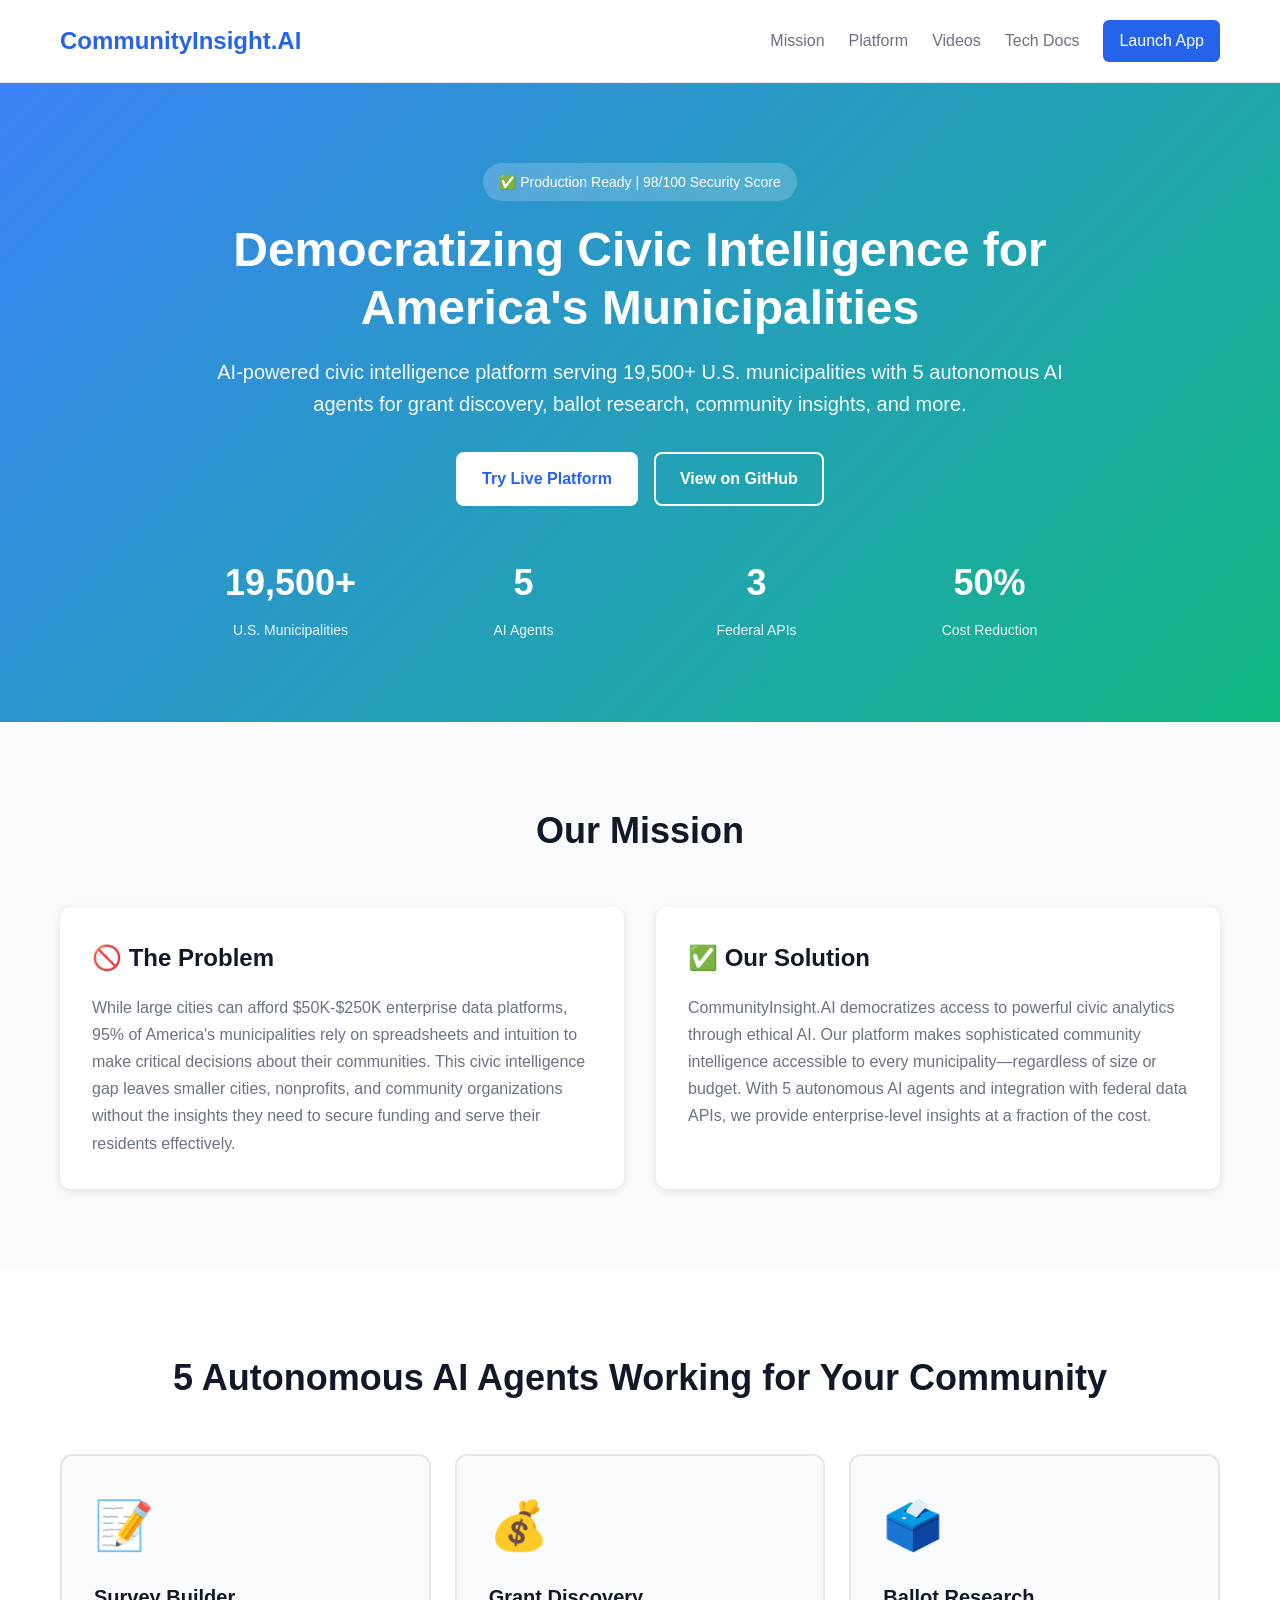
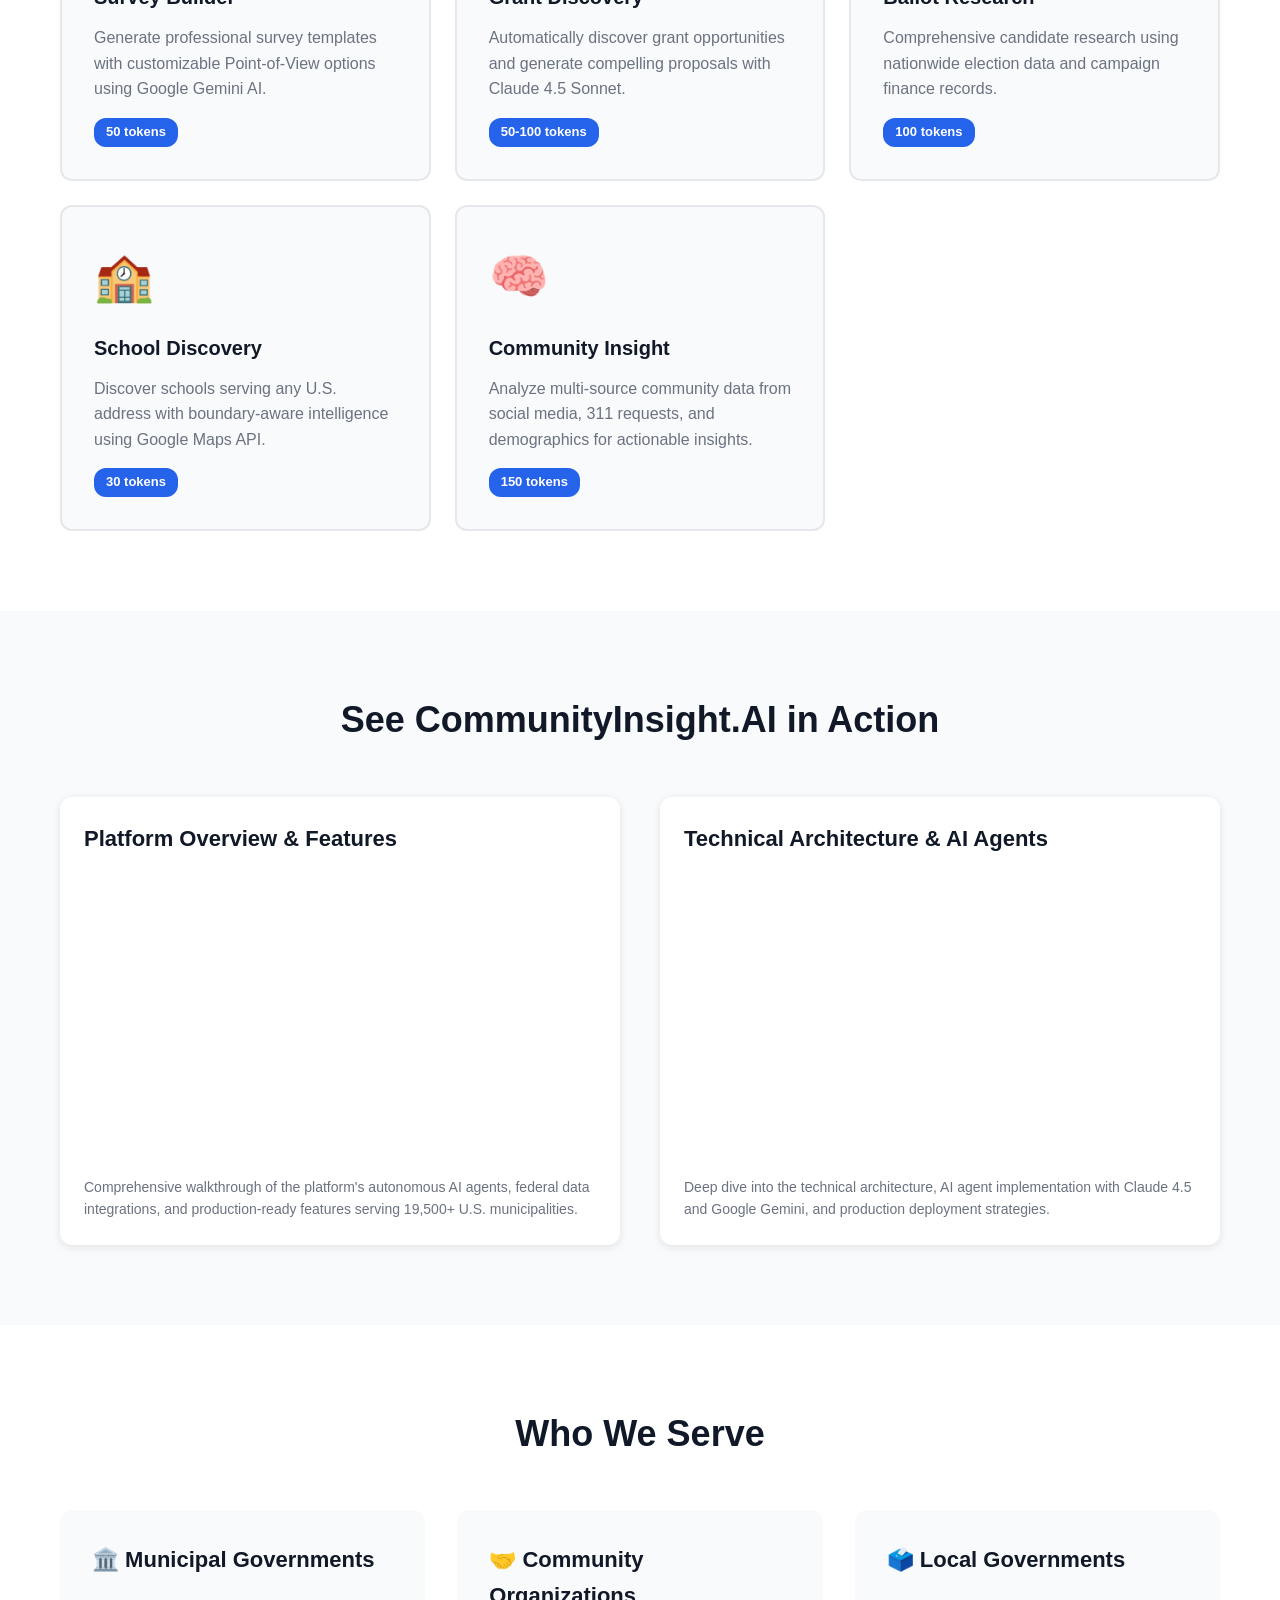
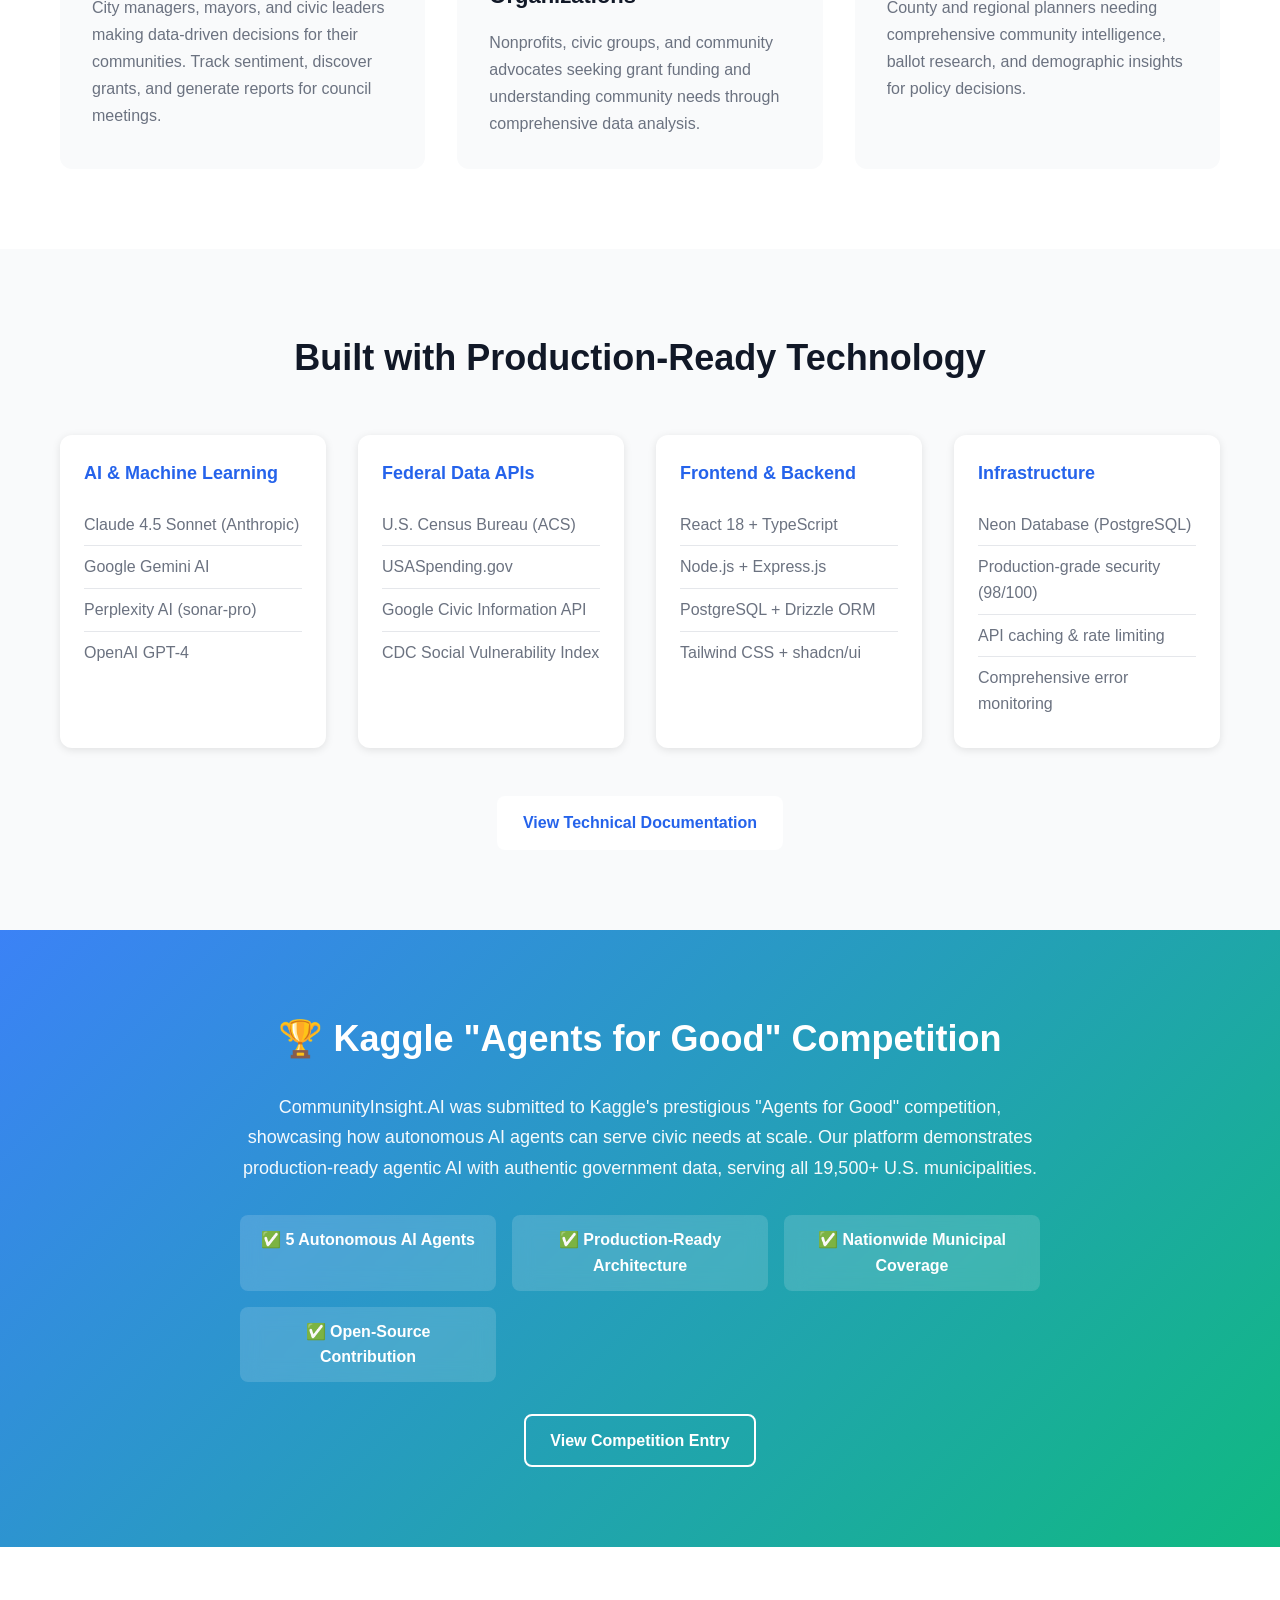
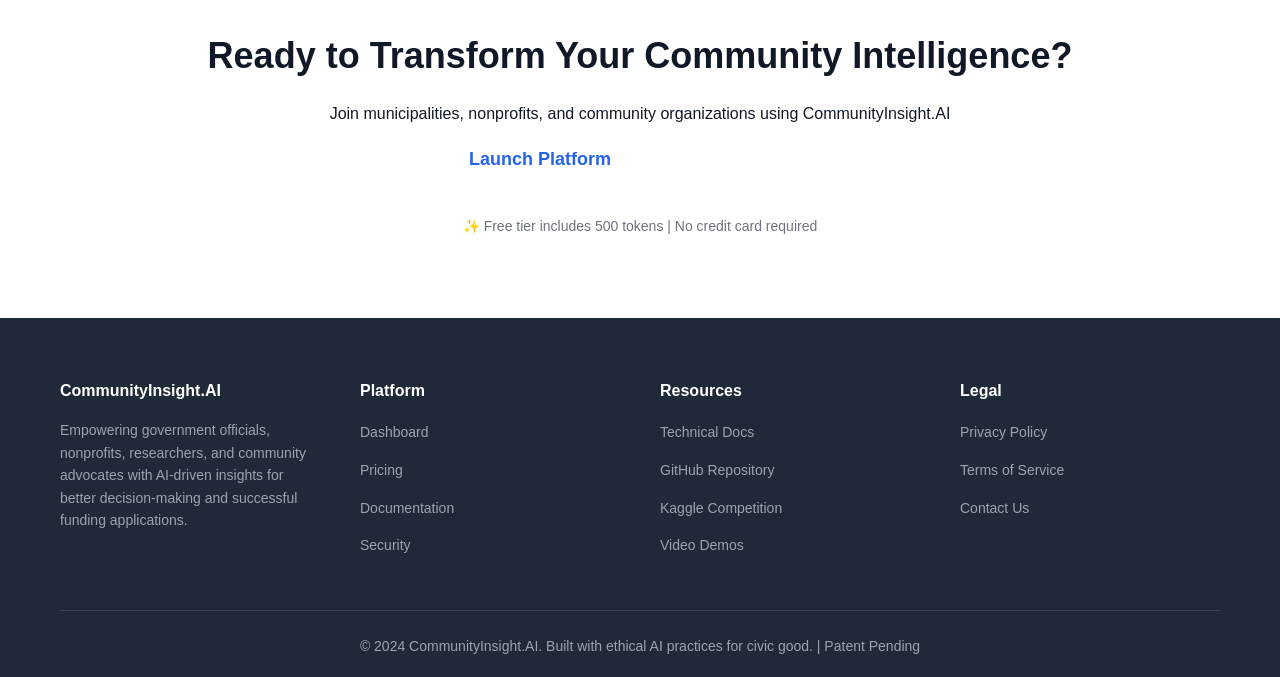
<file: index.html>
<!DOCTYPE html>
<html lang="en">
<head>
    <meta charset="UTF-8">
    <meta name="viewport" content="width=device-width, initial-scale=1.0">
    <title>CommunityInsight.AI | Democratizing Civic Intelligence</title>
    <meta name="description" content="AI-powered civic intelligence platform serving 19,500+ U.S. municipalities with autonomous AI agents for grant discovery, ballot research, and community insights.">
    <link rel="stylesheet" href="styles.css">
    <link rel="icon" type="image/png" href="https://communityinsight.ai/favicon.png">
</head>
<body>
    <!-- Header -->
    <header>
        <div class="container">
            <div class="header-content">
                <h1 class="logo">CommunityInsight.AI</h1>
                <nav>
                    <a href="#mission">Mission</a>
                    <a href="#platform">Platform</a>
                    <a href="#videos">Videos</a>
                    <a href="docs.html">Tech Docs</a>
                    <a href="https://communityinsight.ai" class="cta-link">Launch App</a>
                </nav>
            </div>
        </div>
    </header>

    <!-- Hero Section -->
    <section class="hero">
        <div class="container">
            <div class="hero-content">
                <div class="badge">✅ Production Ready | 98/100 Security Score</div>
                <h2>Democratizing Civic Intelligence for America's Municipalities</h2>
                <p class="hero-subtitle">
                    AI-powered civic intelligence platform serving 19,500+ U.S. municipalities with 
                    5 autonomous AI agents for grant discovery, ballot research, community insights, and more.
                </p>
                <div class="hero-buttons">
                    <a href="https://communityinsight.ai" class="btn btn-primary">Try Live Platform</a>
                    <a href="https://github.com/stanchat/communityinsight-kaggle" class="btn btn-secondary">View on GitHub</a>
                </div>
                <div class="hero-stats">
                    <div class="stat">
                        <div class="stat-number">19,500+</div>
                        <div class="stat-label">U.S. Municipalities</div>
                    </div>
                    <div class="stat">
                        <div class="stat-number">5</div>
                        <div class="stat-label">AI Agents</div>
                    </div>
                    <div class="stat">
                        <div class="stat-number">3</div>
                        <div class="stat-label">Federal APIs</div>
                    </div>
                    <div class="stat">
                        <div class="stat-number">50%</div>
                        <div class="stat-label">Cost Reduction</div>
                    </div>
                </div>
            </div>
        </div>
    </section>

    <!-- Mission Section -->
    <section id="mission" class="mission">
        <div class="container">
            <h2>Our Mission</h2>
            <div class="mission-content">
                <div class="problem-solution">
                    <div class="card">
                        <h3>🚫 The Problem</h3>
                        <p>
                            While large cities can afford $50K-$250K enterprise data platforms, 95% of America's municipalities 
                            rely on spreadsheets and intuition to make critical decisions about their communities. This civic 
                            intelligence gap leaves smaller cities, nonprofits, and community organizations without the insights 
                            they need to secure funding and serve their residents effectively.
                        </p>
                    </div>
                    <div class="card">
                        <h3>✅ Our Solution</h3>
                        <p>
                            CommunityInsight.AI democratizes access to powerful civic analytics through ethical AI. Our platform 
                            makes sophisticated community intelligence accessible to every municipality—regardless of size or budget. 
                            With 5 autonomous AI agents and integration with federal data APIs, we provide enterprise-level insights 
                            at a fraction of the cost.
                        </p>
                    </div>
                </div>
            </div>
        </div>
    </section>

    <!-- Platform Features -->
    <section id="platform" class="platform">
        <div class="container">
            <h2>5 Autonomous AI Agents Working for Your Community</h2>
            <div class="agents-grid">
                <div class="agent-card">
                    <div class="agent-icon">📝</div>
                    <h3>Survey Builder</h3>
                    <p>Generate professional survey templates with customizable Point-of-View options using Google Gemini AI.</p>
                    <span class="token-cost">50 tokens</span>
                </div>
                <div class="agent-card">
                    <div class="agent-icon">💰</div>
                    <h3>Grant Discovery</h3>
                    <p>Automatically discover grant opportunities and generate compelling proposals with Claude 4.5 Sonnet.</p>
                    <span class="token-cost">50-100 tokens</span>
                </div>
                <div class="agent-card">
                    <div class="agent-icon">🗳️</div>
                    <h3>Ballot Research</h3>
                    <p>Comprehensive candidate research using nationwide election data and campaign finance records.</p>
                    <span class="token-cost">100 tokens</span>
                </div>
                <div class="agent-card">
                    <div class="agent-icon">🏫</div>
                    <h3>School Discovery</h3>
                    <p>Discover schools serving any U.S. address with boundary-aware intelligence using Google Maps API.</p>
                    <span class="token-cost">30 tokens</span>
                </div>
                <div class="agent-card">
                    <div class="agent-icon">🧠</div>
                    <h3>Community Insight</h3>
                    <p>Analyze multi-source community data from social media, 311 requests, and demographics for actionable insights.</p>
                    <span class="token-cost">150 tokens</span>
                </div>
            </div>
        </div>
    </section>

    <!-- Video Section -->
    <section id="videos" class="videos">
        <div class="container">
            <h2>See CommunityInsight.AI in Action</h2>
            <div class="videos-grid">
                <div class="video-card">
                    <h3>Platform Overview & Features</h3>
                    <div class="video-wrapper">
                        <iframe 
                            src="https://www.loom.com/embed/57d5fe8e5f5b4d3883a9c9207202e4a5?sid=b4c3d2e8-1a2f-4b5c-8d9e-1f2a3b4c5d6e" 
                            frameborder="0" 
                            webkitallowfullscreen 
                            mozallowfullscreen 
                            allowfullscreen
                            style="width: 100%; height: 100%;">
                        </iframe>
                    </div>
                    <p class="video-description">
                        Comprehensive walkthrough of the platform's autonomous AI agents, federal data integrations, 
                        and production-ready features serving 19,500+ U.S. municipalities.
                    </p>
                </div>
                <div class="video-card">
                    <h3>Technical Architecture & AI Agents</h3>
                    <div class="video-wrapper">
                        <iframe 
                            src="https://www.loom.com/embed/1260219f376043d8a3eb6b83527d3dfe?sid=a1b2c3d4-5e6f-7g8h-9i0j-1k2l3m4n5o6p"                             
                            frameborder="0" 
                            webkitallowfullscreen 
                            mozallowfullscreen 
                            allowfullscreen
                            style="width: 100%; height: 100%;">
                        </iframe>
                    </div>
                    <p class="video-description">
                        Deep dive into the technical architecture, AI agent implementation with Claude 4.5 and Google Gemini, 
                        and production deployment strategies.
                    </p>
                </div>
            </div>
        </div>
    </section>

    <!-- Who We Serve -->
    <section class="who-we-serve">
        <div class="container">
            <h2>Who We Serve</h2>
            <div class="serve-grid">
                <div class="serve-card">
                    <h3>🏛️ Municipal Governments</h3>
                    <p>
                        City managers, mayors, and civic leaders making data-driven decisions for their communities. 
                        Track sentiment, discover grants, and generate reports for council meetings.
                    </p>
                </div>
                <div class="serve-card">
                    <h3>🤝 Community Organizations</h3>
                    <p>
                        Nonprofits, civic groups, and community advocates seeking grant funding and understanding 
                        community needs through comprehensive data analysis.
                    </p>
                </div>
                <div class="serve-card">
                    <h3>🗳️ Local Governments</h3>
                    <p>
                        County and regional planners needing comprehensive community intelligence, ballot research, 
                        and demographic insights for policy decisions.
                    </p>
                </div>
            </div>
        </div>
    </section>

    <!-- Technology Stack -->
    <section class="tech-stack">
        <div class="container">
            <h2>Built with Production-Ready Technology</h2>
            <div class="tech-categories">
                <div class="tech-category">
                    <h3>AI & Machine Learning</h3>
                    <ul>
                        <li>Claude 4.5 Sonnet (Anthropic)</li>
                        <li>Google Gemini AI</li>
                        <li>Perplexity AI (sonar-pro)</li>
                        <li>OpenAI GPT-4</li>
                    </ul>
                </div>
                <div class="tech-category">
                    <h3>Federal Data APIs</h3>
                    <ul>
                        <li>U.S. Census Bureau (ACS)</li>
                        <li>USASpending.gov</li>
                        <li>Google Civic Information API</li>
                        <li>CDC Social Vulnerability Index</li>
                    </ul>
                </div>
                <div class="tech-category">
                    <h3>Frontend & Backend</h3>
                    <ul>
                        <li>React 18 + TypeScript</li>
                        <li>Node.js + Express.js</li>
                        <li>PostgreSQL + Drizzle ORM</li>
                        <li>Tailwind CSS + shadcn/ui</li>
                    </ul>
                </div>
                <div class="tech-category">
                    <h3>Infrastructure</h3>
                    <ul>
                        <li>Neon Database (PostgreSQL)</li>
                        <li>Production-grade security (98/100)</li>
                        <li>API caching & rate limiting</li>
                        <li>Comprehensive error monitoring</li>
                    </ul>
                </div>
            </div>
            <div class="tech-cta">
                <a href="docs.html" class="btn btn-primary">View Technical Documentation</a>
            </div>
        </div>
    </section>

    <!-- Kaggle Competition -->
    <section class="kaggle">
        <div class="container">
            <div class="kaggle-content">
                <h2>🏆 Kaggle "Agents for Good" Competition</h2>
                <p>
                    CommunityInsight.AI was submitted to Kaggle's prestigious "Agents for Good" competition, 
                    showcasing how autonomous AI agents can serve civic needs at scale. Our platform demonstrates 
                    production-ready agentic AI with authentic government data, serving all 19,500+ U.S. municipalities.
                </p>
                <div class="kaggle-highlights">
                    <div class="highlight">✅ 5 Autonomous AI Agents</div>
                    <div class="highlight">✅ Production-Ready Architecture</div>
                    <div class="highlight">✅ Nationwide Municipal Coverage</div>
                    <div class="highlight">✅ Open-Source Contribution</div>
                </div>
                <a href="https://www.kaggle.com/competitions/agents-intensive-capstone-project/writeups/communityinsight-ai-democratizing-civic-intellige" 
                   class="btn btn-secondary" target="_blank" rel="noopener noreferrer">
                    View Competition Entry
                </a>
            </div>
        </div>
    </section>

    <!-- CTA Section -->
    <section class="cta">
        <div class="container">
            <h2>Ready to Transform Your Community Intelligence?</h2>
            <p>Join municipalities, nonprofits, and community organizations using CommunityInsight.AI</p>
            <div class="cta-buttons">
                <a href="https://communityinsight.ai" class="btn btn-primary btn-large">Launch Platform</a>
                <a href="https://github.com/stanchat/communityinsight-kaggle" class="btn btn-secondary btn-large">Explore Code</a>
            </div>
            <p class="cta-note">✨ Free tier includes 500 tokens | No credit card required</p>
        </div>
    </section>

    <!-- Footer -->
    <footer>
        <div class="container">
            <div class="footer-content">
                <div class="footer-section">
                    <h4>CommunityInsight.AI</h4>
                    <p>
                        Empowering government officials, nonprofits, researchers, and community advocates 
                        with AI-driven insights for better decision-making and successful funding applications.
                    </p>
                </div>
                <div class="footer-section">
                    <h4>Platform</h4>
                    <ul>
                        <li><a href="https://communityinsight.ai">Dashboard</a></li>
                        <li><a href="https://communityinsight.ai/pricing">Pricing</a></li>
                        <li><a href="https://communityinsight.ai/documentation">Documentation</a></li>
                        <li><a href="https://communityinsight.ai/security">Security</a></li>
                    </ul>
                </div>
                <div class="footer-section">
                    <h4>Resources</h4>
                    <ul>
                        <li><a href="docs.html">Technical Docs</a></li>
                        <li><a href="https://github.com/stanchat/communityinsight-kaggle">GitHub Repository</a></li>
                        <li><a href="https://www.kaggle.com/competitions/agents-intensive-capstone-project">Kaggle Competition</a></li>
                        <li><a href="#videos">Video Demos</a></li>
                    </ul>
                </div>
                <div class="footer-section">
                    <h4>Legal</h4>
                    <ul>
                        <li><a href="https://communityinsight.ai/privacy-policy">Privacy Policy</a></li>
                        <li><a href="https://communityinsight.ai/terms-of-service">Terms of Service</a></li>
                        <li><a href="https://communityinsight.ai/contact">Contact Us</a></li>
                    </ul>
                </div>
            </div>
            <div class="footer-bottom">
                <p>&copy; 2024 CommunityInsight.AI. Built with ethical AI practices for civic good. | Patent Pending</p>
            </div>
        </div>
    </footer>
</body>
</html>
</file>
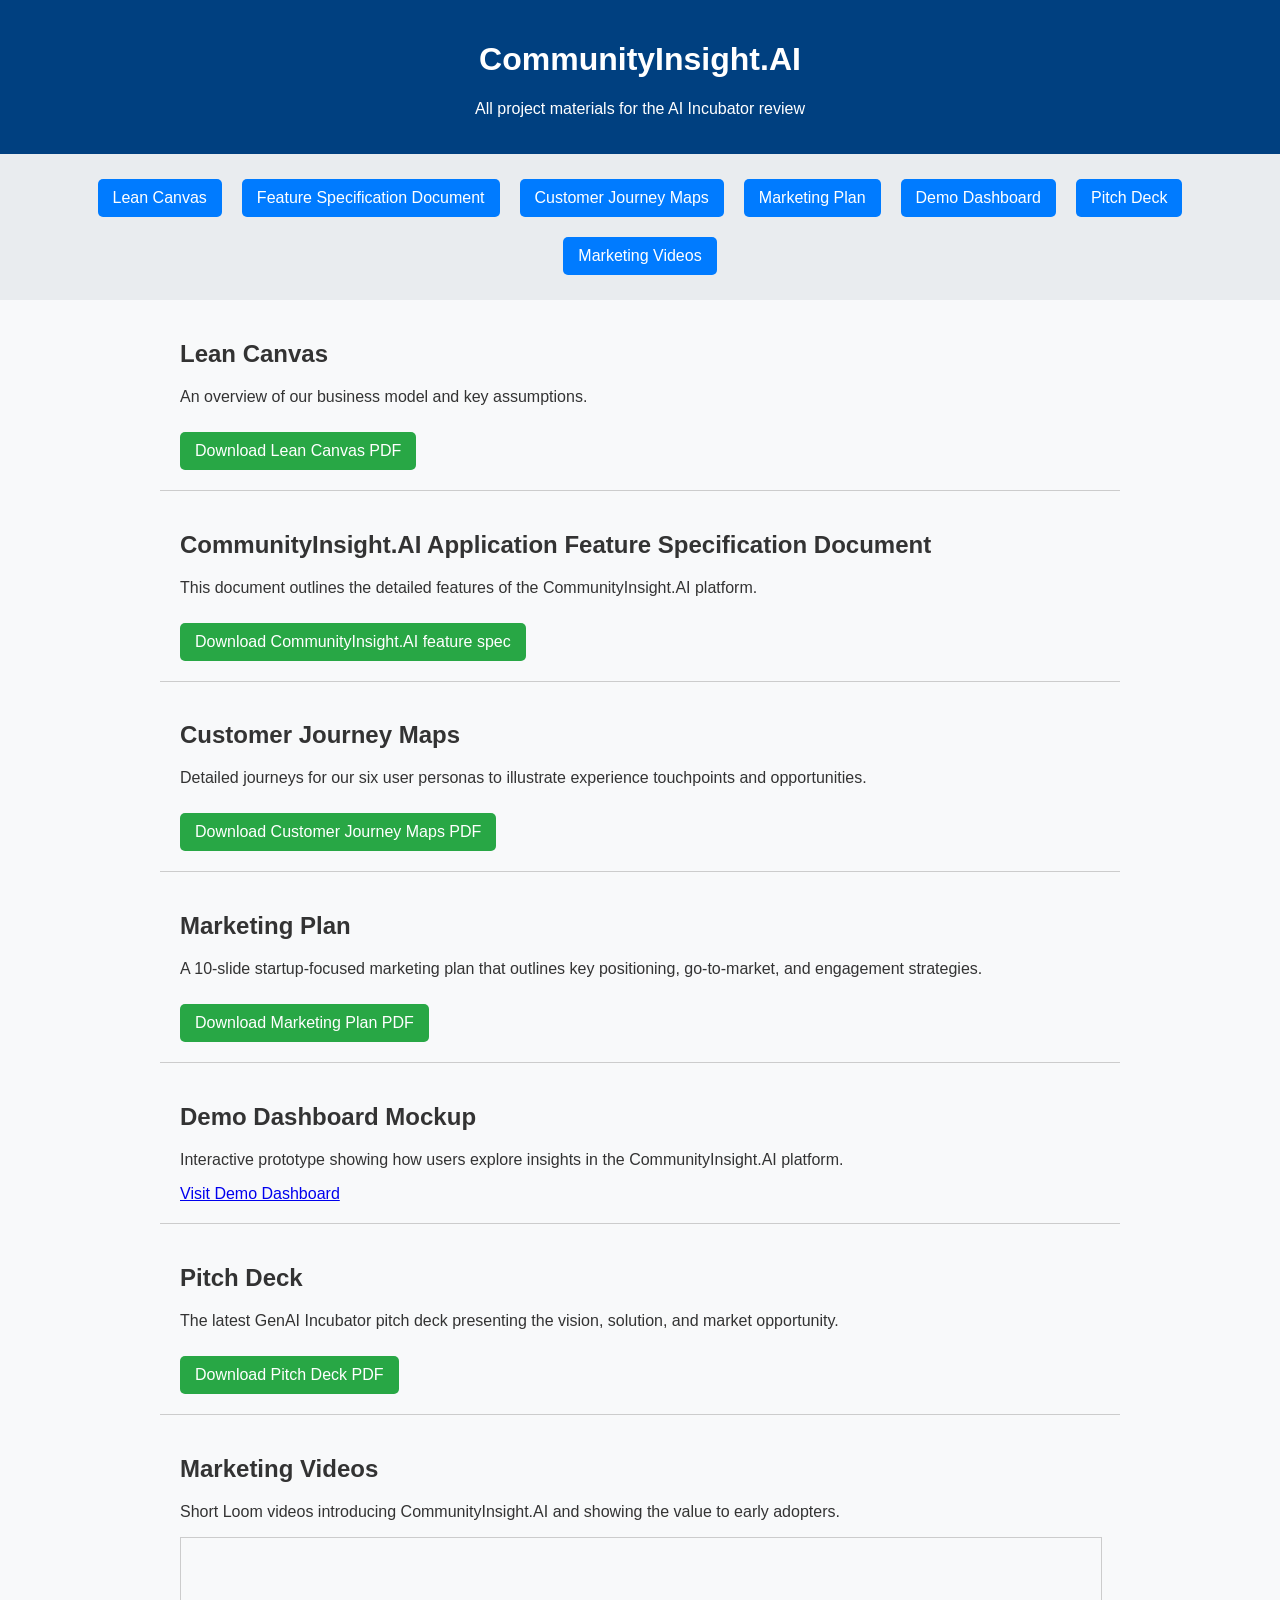
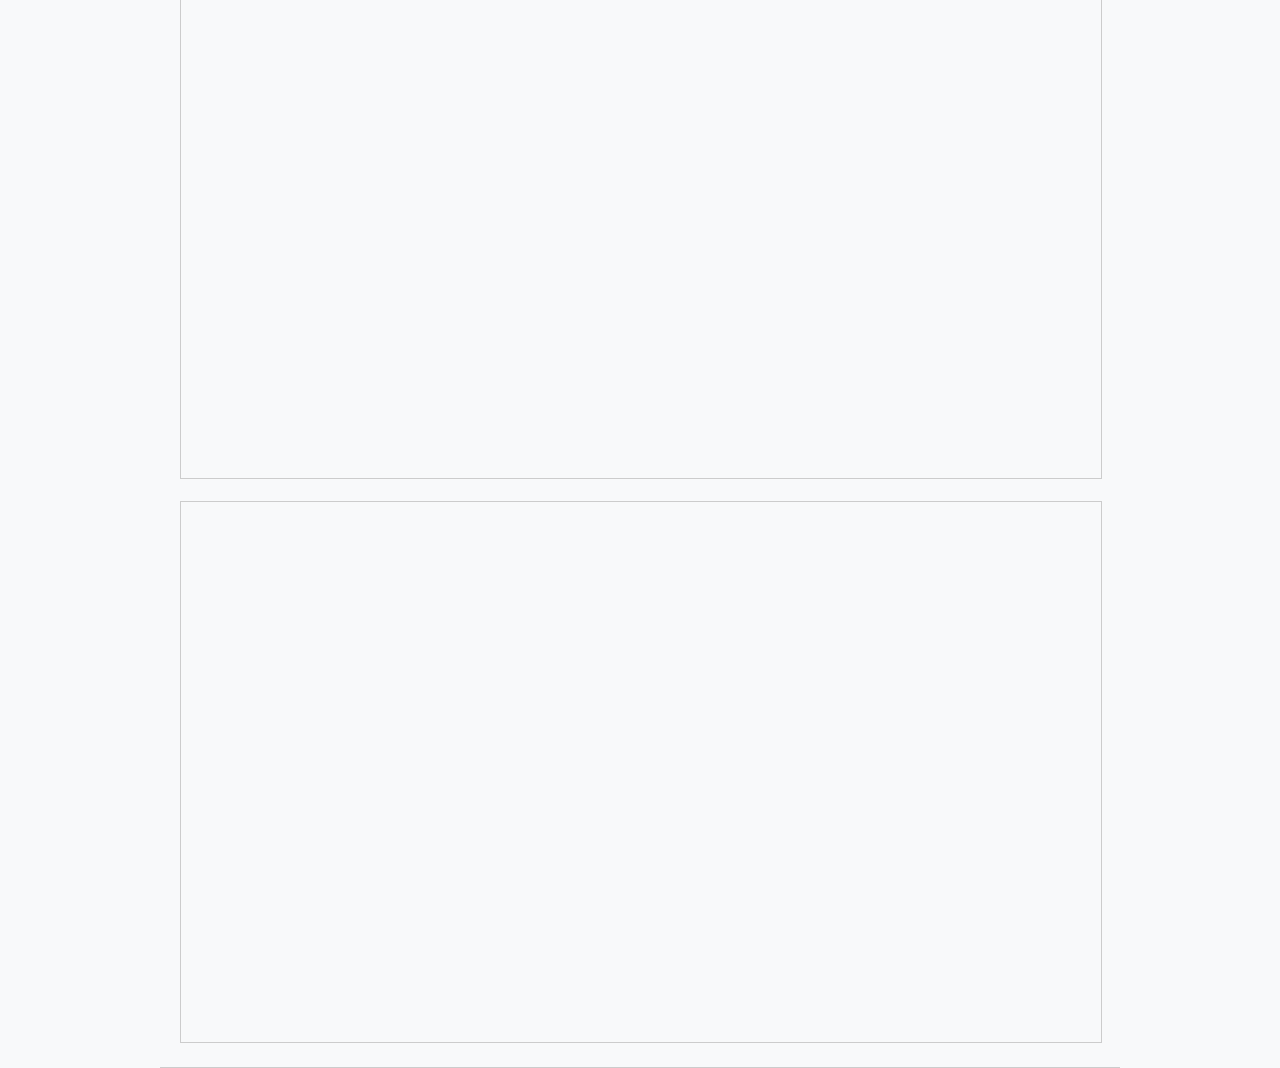
<file: businessdocs.html>
<!DOCTYPE html>
<html lang="en">
<head>
  <meta charset="UTF-8">
  <meta name="viewport" content="width=device-width, initial-scale=1.0">
  <title>CommunityInsight.AI</title>
  <style>
    body {
      font-family: Arial, sans-serif;
      margin: 0;
      padding: 0;
      background-color: #f8f9fa;
      color: #333;
    }
    header {
      background-color: #004080;
      color: #fff;
      padding: 20px;
      text-align: center;
    }
    nav {
      background-color: #e9ecef;
      padding: 15px;
      display: flex;
      flex-wrap: wrap;
      justify-content: center;
    }
    nav a {
      margin: 10px;
      padding: 10px 15px;
      background-color: #007bff;
      color: white;
      text-decoration: none;
      border-radius: 5px;
    }
    nav a:hover {
      background-color: #0056b3;
    }
    section {
      padding: 20px;
      border-bottom: 1px solid #ccc;
    }
    iframe {
      width: 100%;
      max-width: 960px;
      height: 540px;
      border: 1px solid #ccc;
    }
    .container {
      max-width: 960px;
      margin: auto;
    }
    .download-link {
      display: inline-block;
      margin-top: 10px;
      padding: 10px 15px;
      background-color: #28a745;
      color: white;
      text-decoration: none;
      border-radius: 5px;
    }
    .download-link:hover {
      background-color: #1e7e34;
    }
  </style>
</head>
<body>
  <header>
    <h1>CommunityInsight.AI</h1>
    <p>All project materials for the AI Incubator review</p>
  </header>

  <nav>
    <a href="#lean-canvas">Lean Canvas</a>
    <a href="#features">Feature Specification Document</a>
    <a href="#journey-maps">Customer Journey Maps</a>
    <a href="#marketing-plan">Marketing Plan</a>
    <a href="#demo-dashboard">Demo Dashboard</a>
    <a href="#pitch-deck">Pitch Deck</a>
    <a href="#videos">Marketing Videos</a>
  </nav>

  <main class="container">

    <section id="lean-canvas">
      <h2>Lean Canvas</h2>
      <p>An overview of our business model and key assumptions.</p>
      <a class="download-link" href="https://github.com/stanchat/communityinsight.ai/blob/main/CommunityInsightsAI-Lean-Canvas.pdf" target="_blank" rel="noopener noreferrer">Download Lean Canvas PDF</a>
    </section>



    <section id="features">
      <h2>CommunityInsight.AI Application Feature Specification Document</h2>
      <p>This document outlines the detailed features of the CommunityInsight.AI platform.</p>
      <a class="download-link" href="https://github.com/stanchat/communityinsight.ai/blob/main/CommunityInsight_Features.md" target="_blank" rel="noopener noreferrer">Download CommunityInsight.AI feature spec</a>
    </section>
    
    <section id="journey-maps">
      <h2>Customer Journey Maps</h2>
      <p>Detailed journeys for our six user personas to illustrate experience touchpoints and opportunities.</p>
      <a class="download-link" href="https://github.com/stanchat/communityinsight.ai/blob/main/Customer%20Journey%20Map%20CommunityInsightsAI%20All.pdf" target="_blank" rel="noopener noreferrer">Download Customer Journey Maps PDF</a>
    </section>

    <section id="marketing-plan">
      <h2>Marketing Plan</h2>
      <p>A 10-slide startup-focused marketing plan that outlines key positioning, go-to-market, and engagement strategies.</p>
      <a class="download-link" href="https://github.com/stanchat/communityinsight.ai/blob/main/CommunityInsightAI-Marketing-Plan.pdf" target="_blank" rel="noopener noreferrer">Download Marketing Plan PDF</a>
    </section>

    <section id="demo-dashboard">
    <h2>Demo Dashboard Mockup</h2>
    <p>Interactive prototype showing how users explore insights in the CommunityInsight.AI platform.</p>
    <a href="https://community-insight-demo-stanchatman.replit.app" target="_blank" rel="noopener noreferrer">
      Visit Demo Dashboard
    </a>
  </section>


    <section id="pitch-deck">
      <h2>Pitch Deck</h2>
      <p>The latest GenAI Incubator pitch deck presenting the vision, solution, and market opportunity.</p>
      <a class="download-link" href="https://github.com/stanchat/communityinsight.ai/blob/main/CommunityInsightAI-Pitch-Deck.pdf" target="_blank" rel="noopener noreferrer">Download Pitch Deck PDF</a>
    </section>

    <section id="videos">
      <h2>Marketing Videos</h2>
      <p>Short Loom videos introducing CommunityInsight.AI and showing the value to early adopters.</p>
      <div>
        <iframe src="https://www.loom.com/embed/79e886790d3b431985933e5d9007684b?sid=85027e85-641b-4c86-ad01-d3ff3a0cfbf8" frameborder="0" allowfullscreen></iframe>
      </div>
      <br>
      <div>
        <iframe src="https://www.loom.com/embed/8d3a1551d86b48a98d09c5e89873ef5b?sid=5115cd72-6474-4e53-a01f-24448b659f69" frameborder="0" allowfullscreen></iframe>
      </div>
    </section>

  </main>
</body>
</html>
</file>
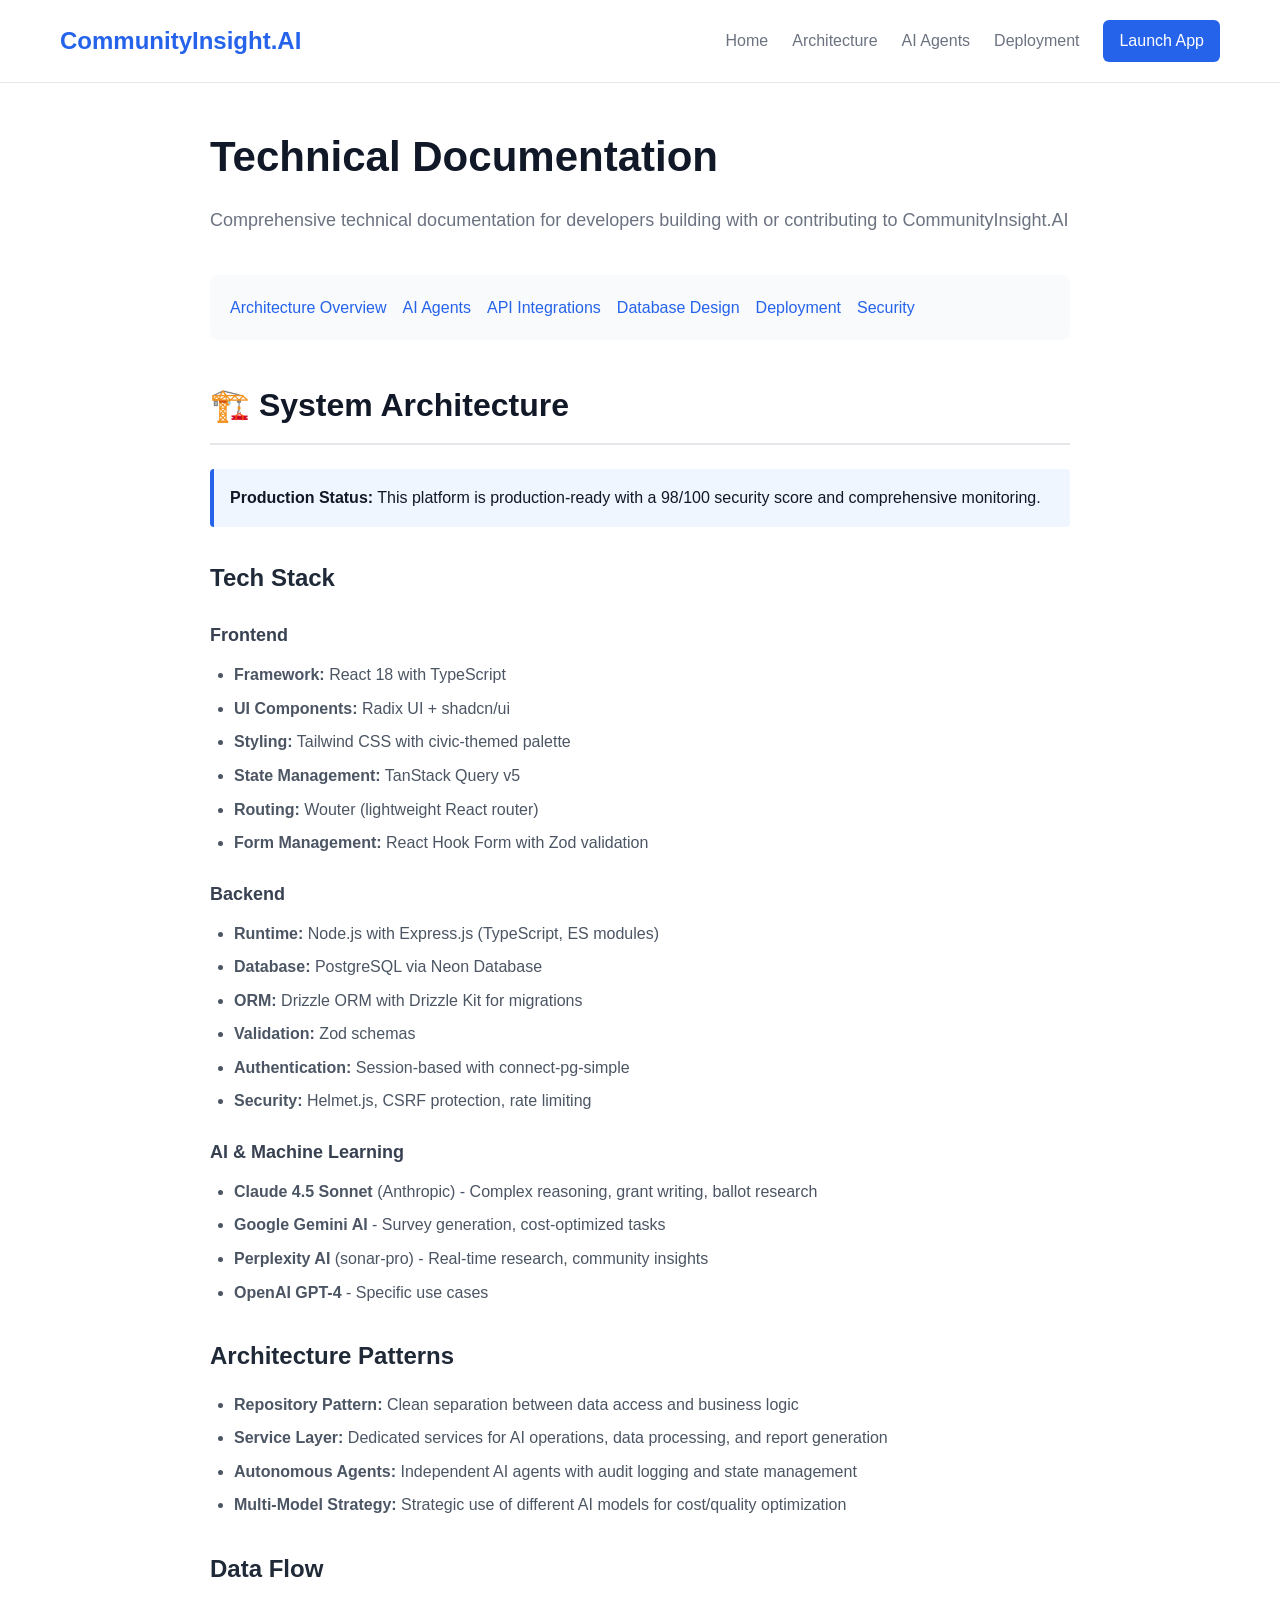
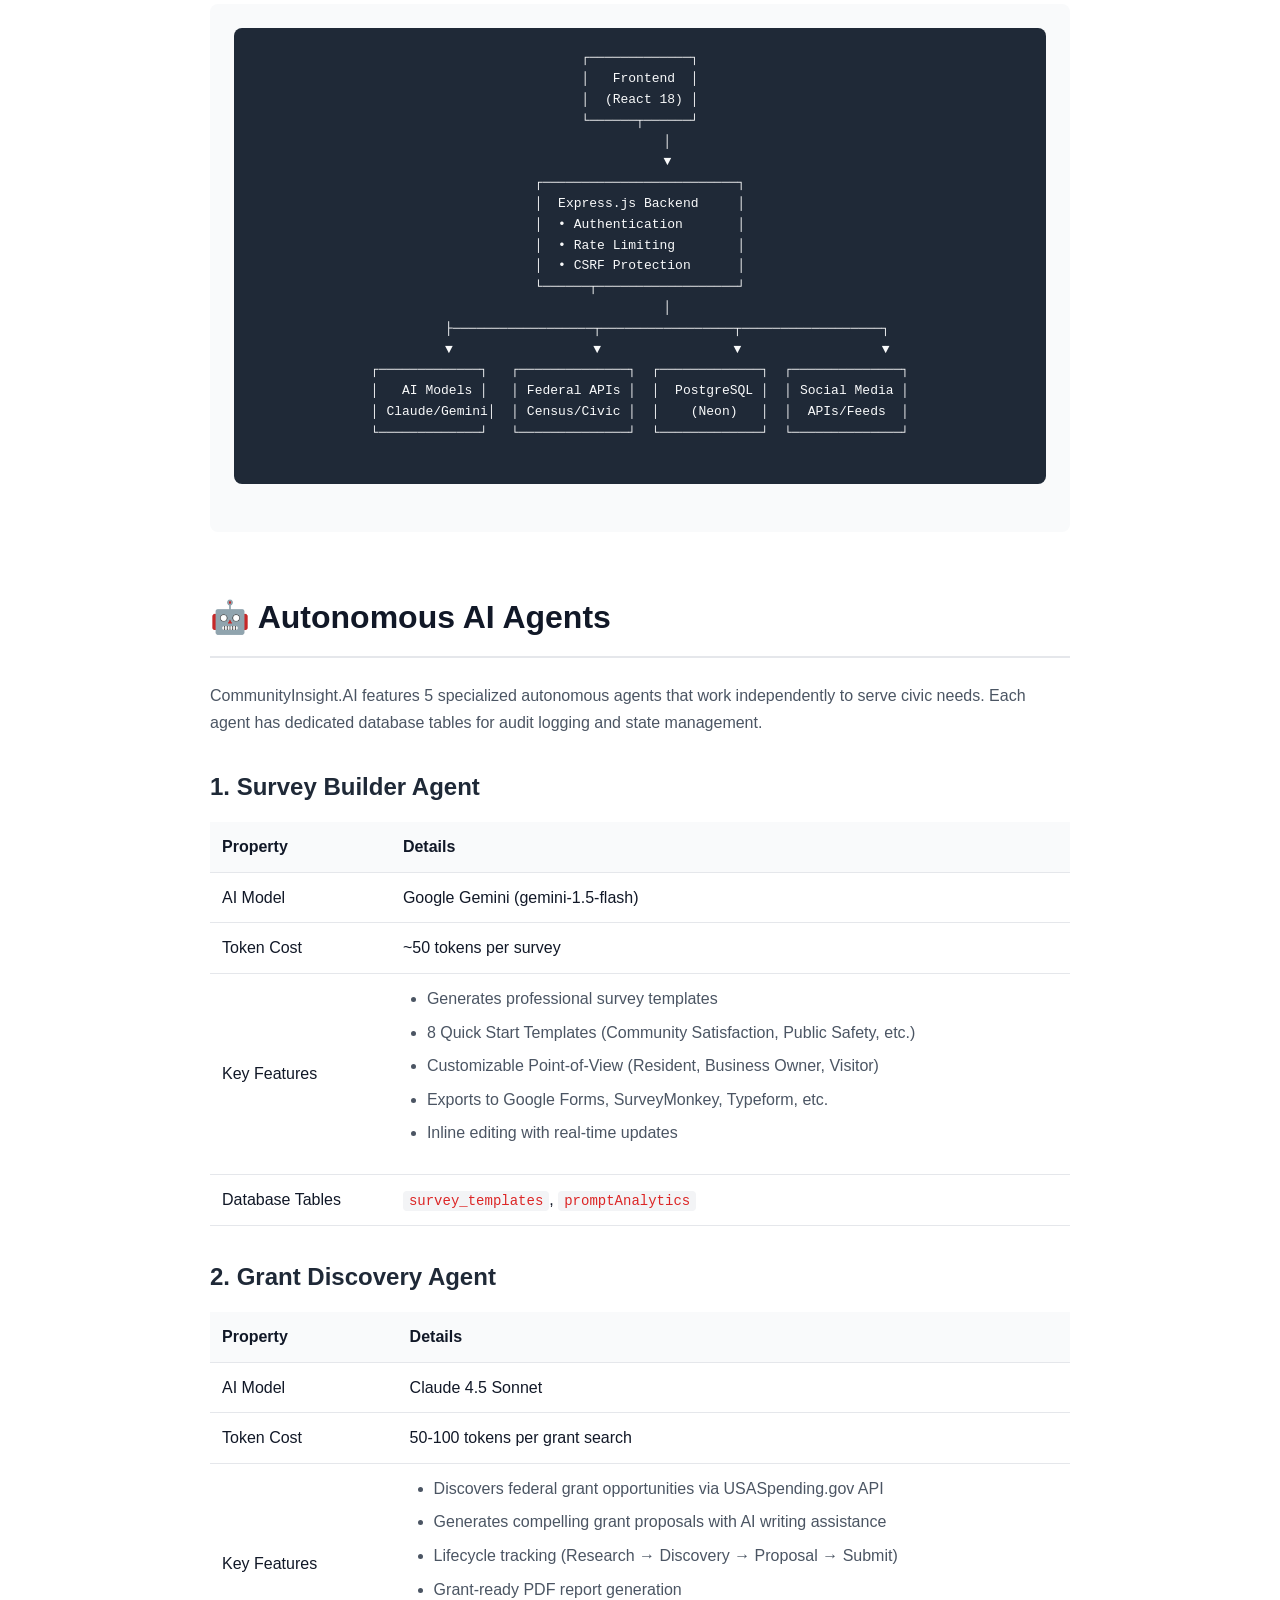
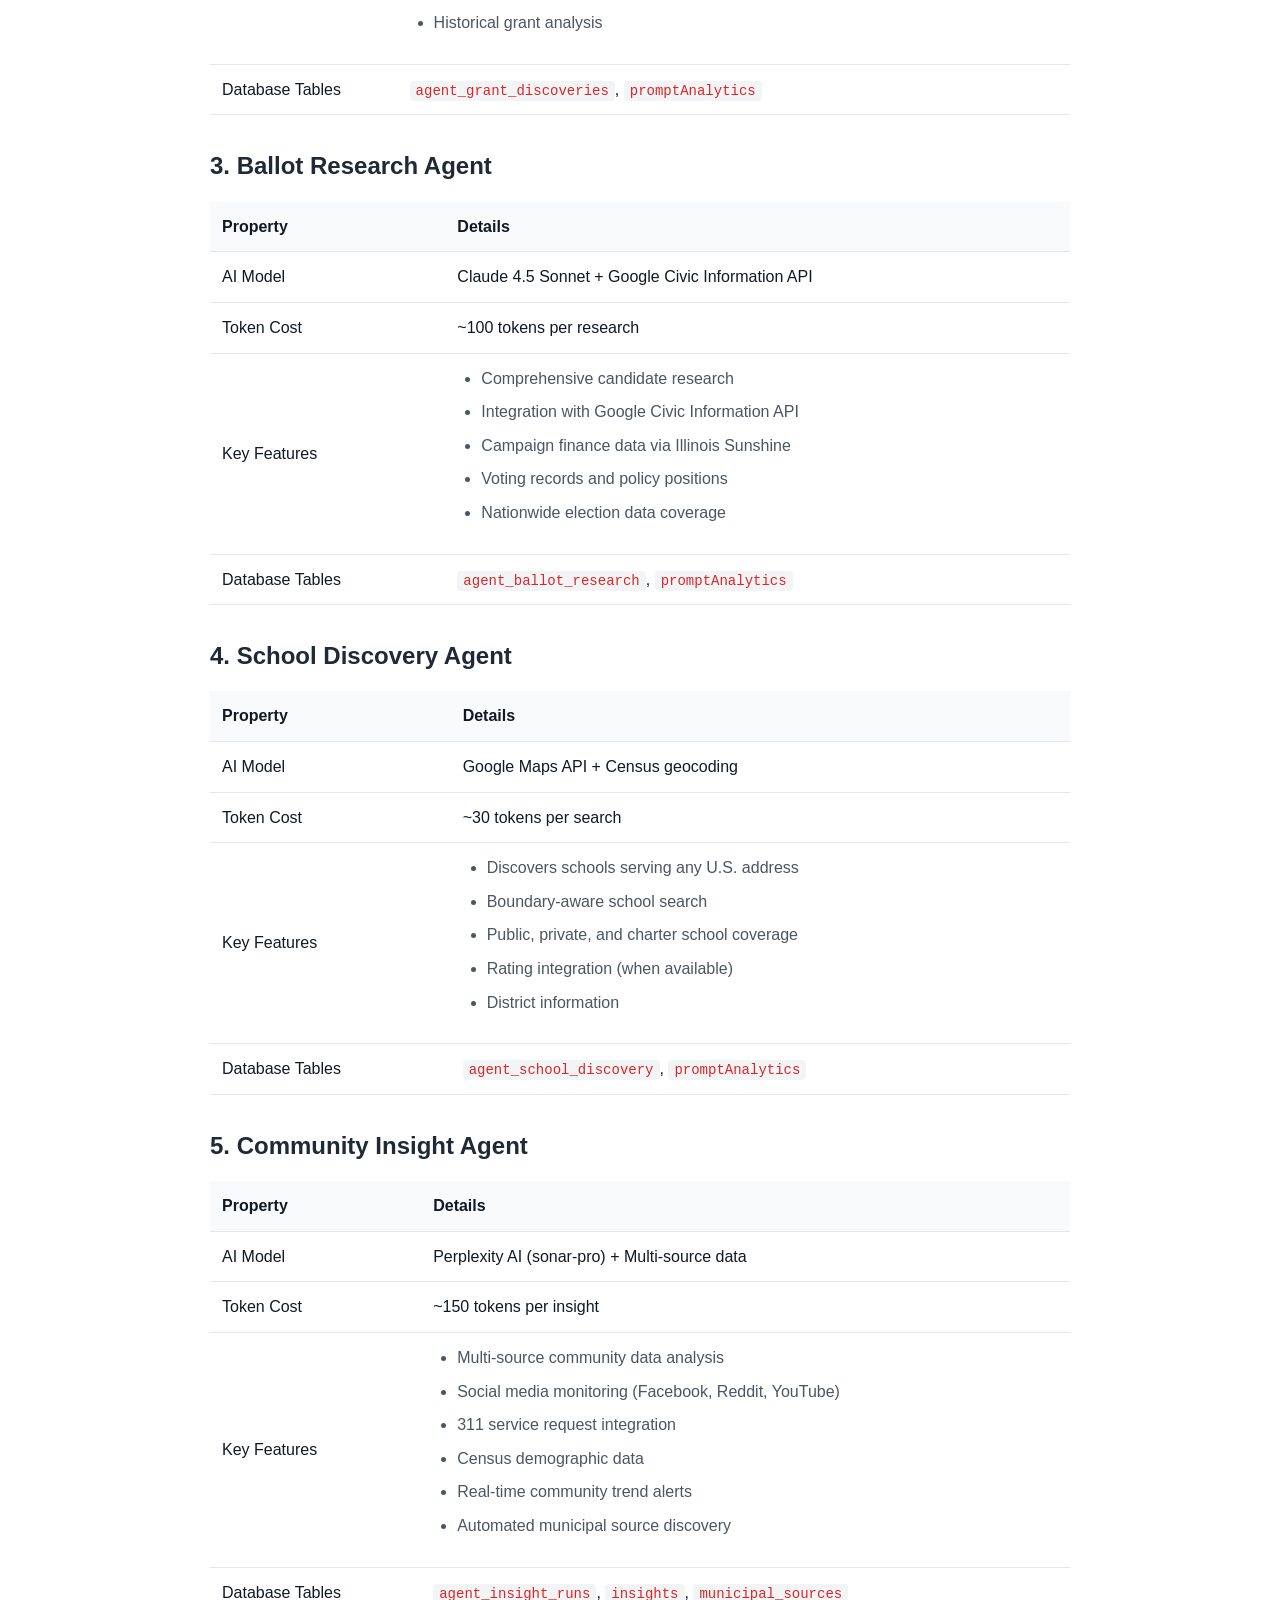
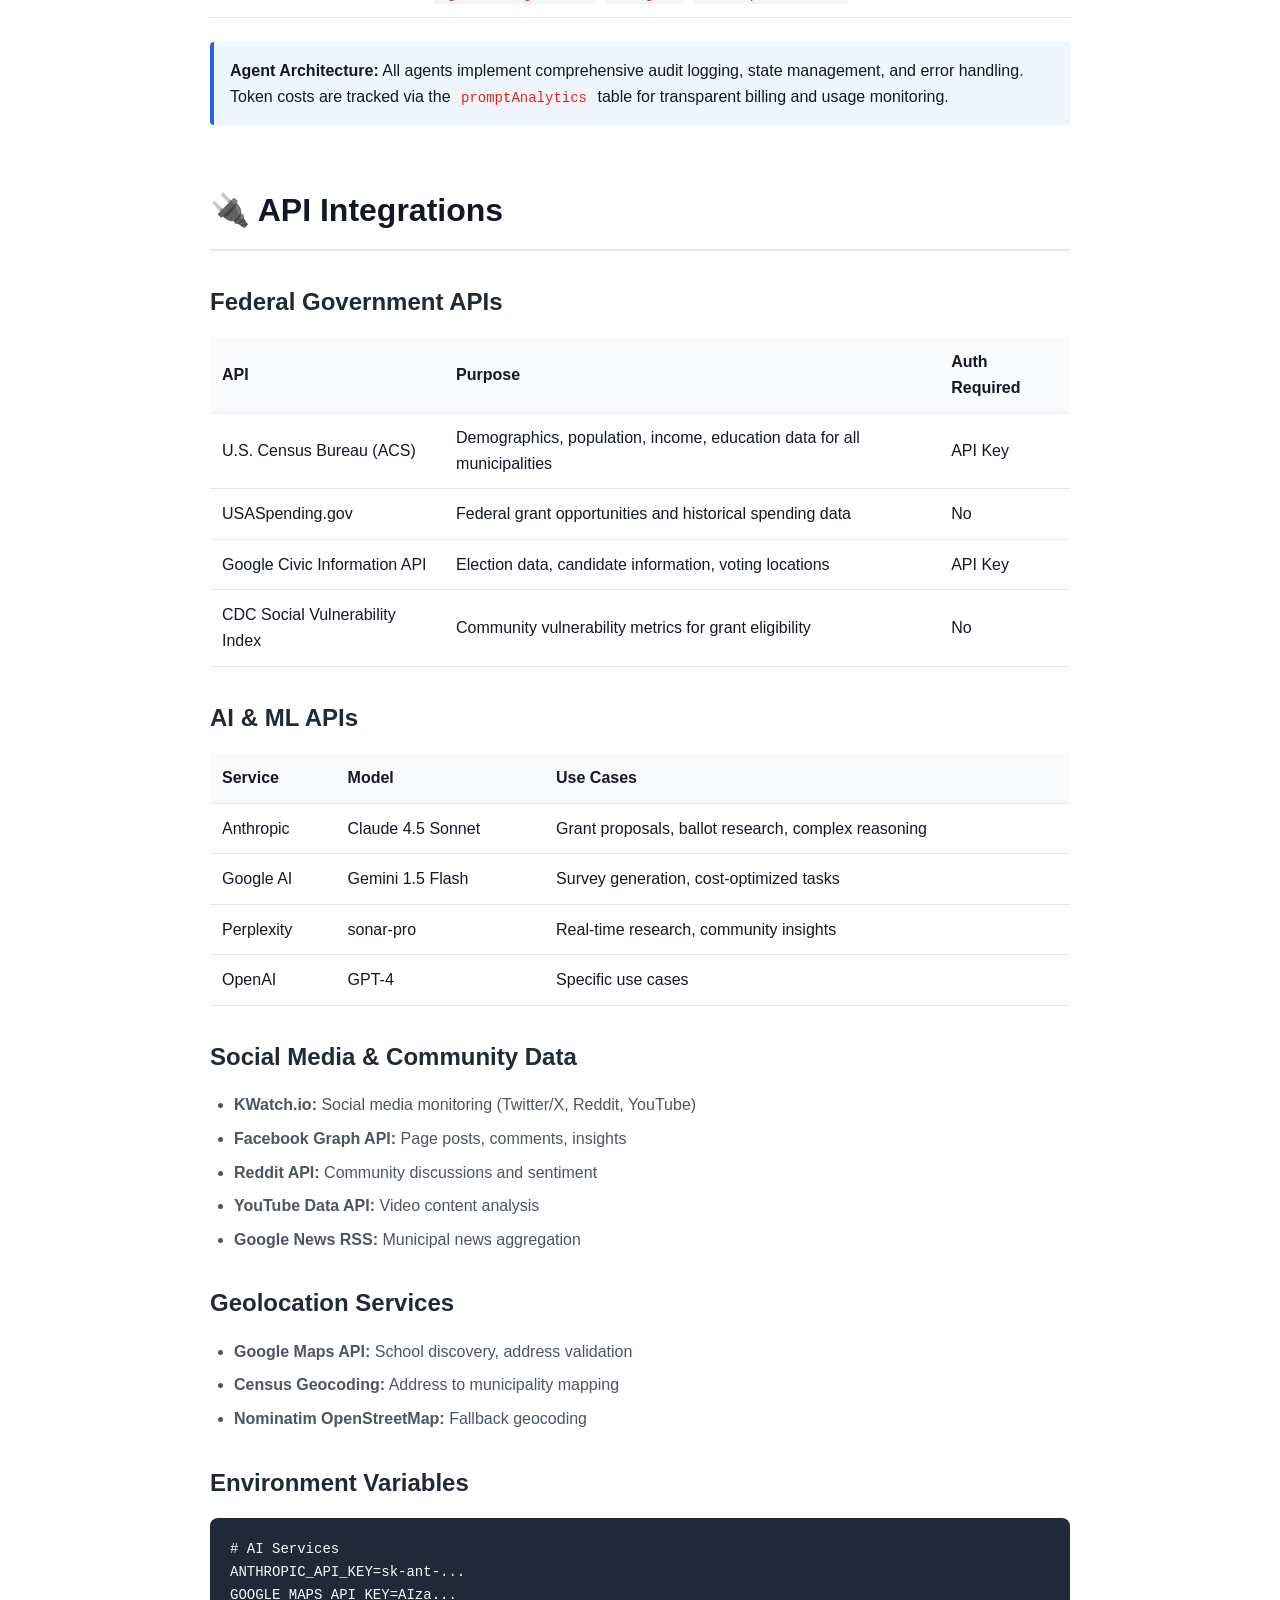
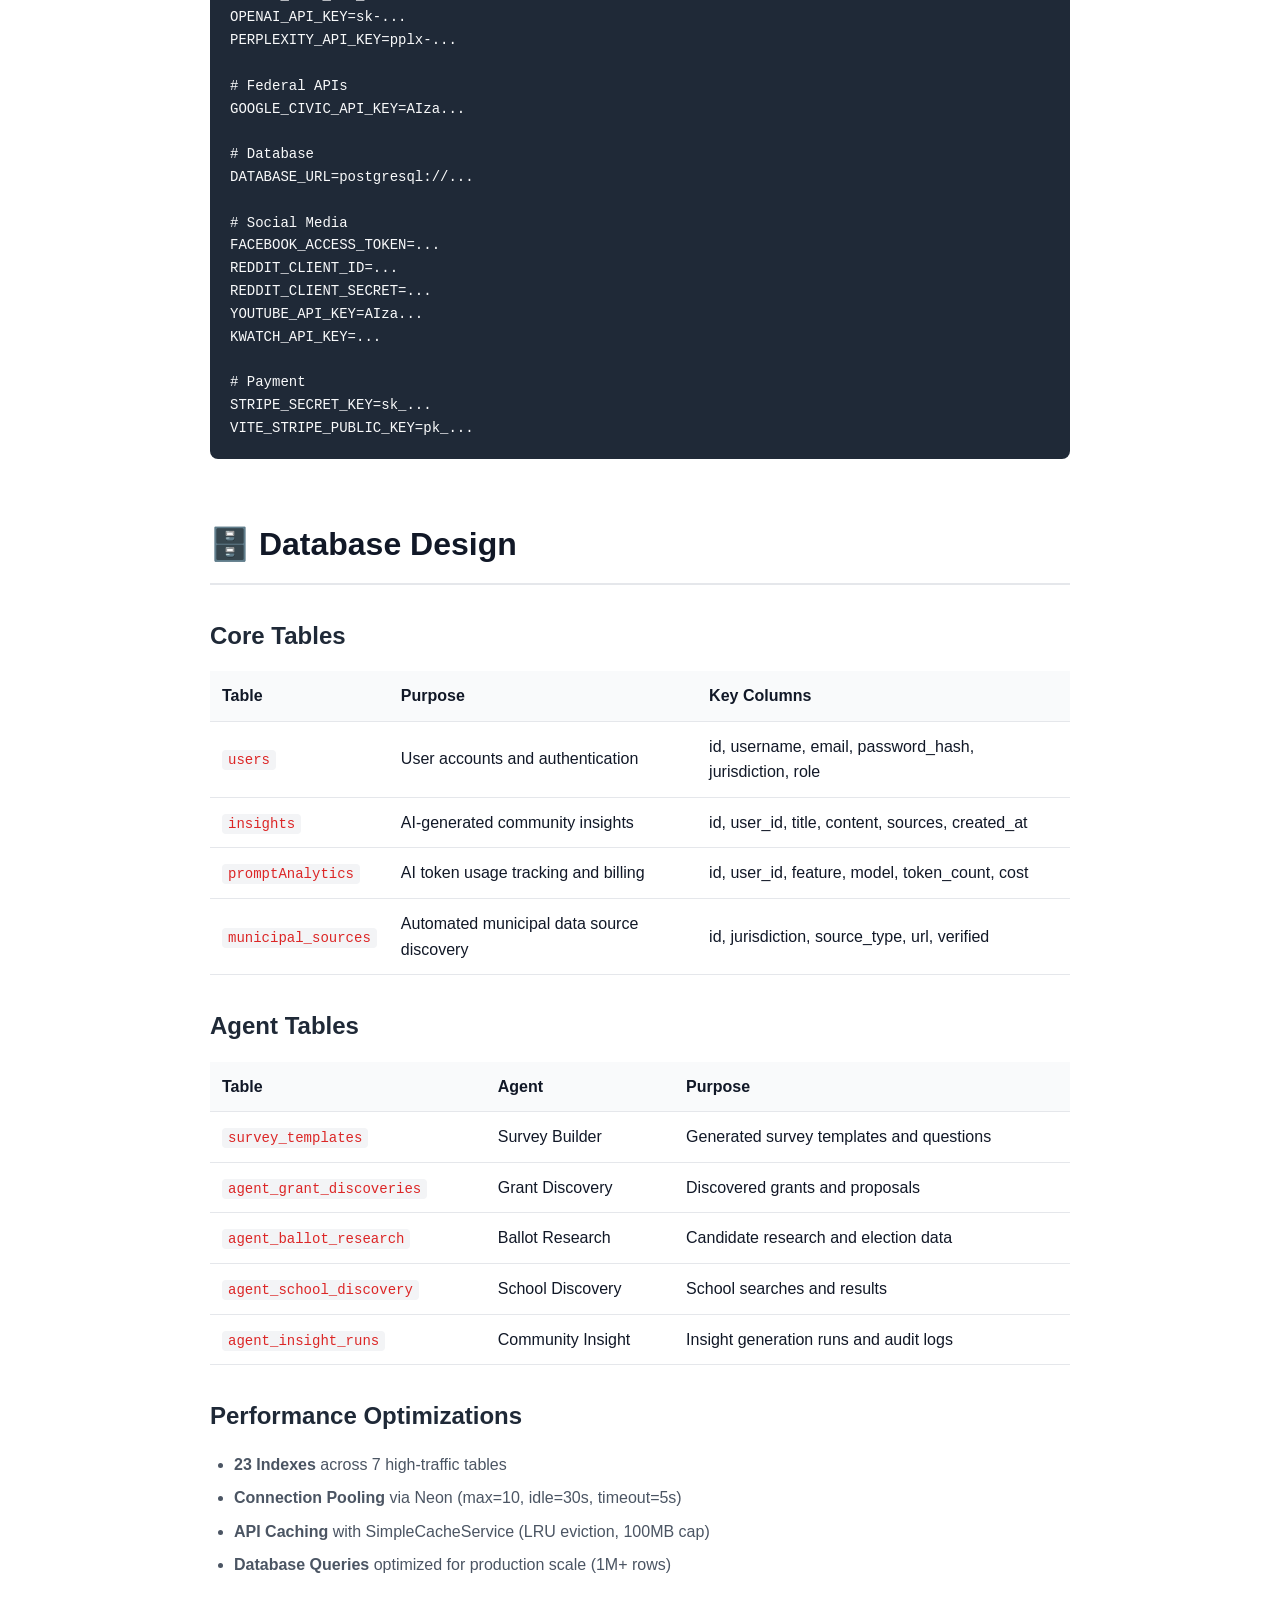
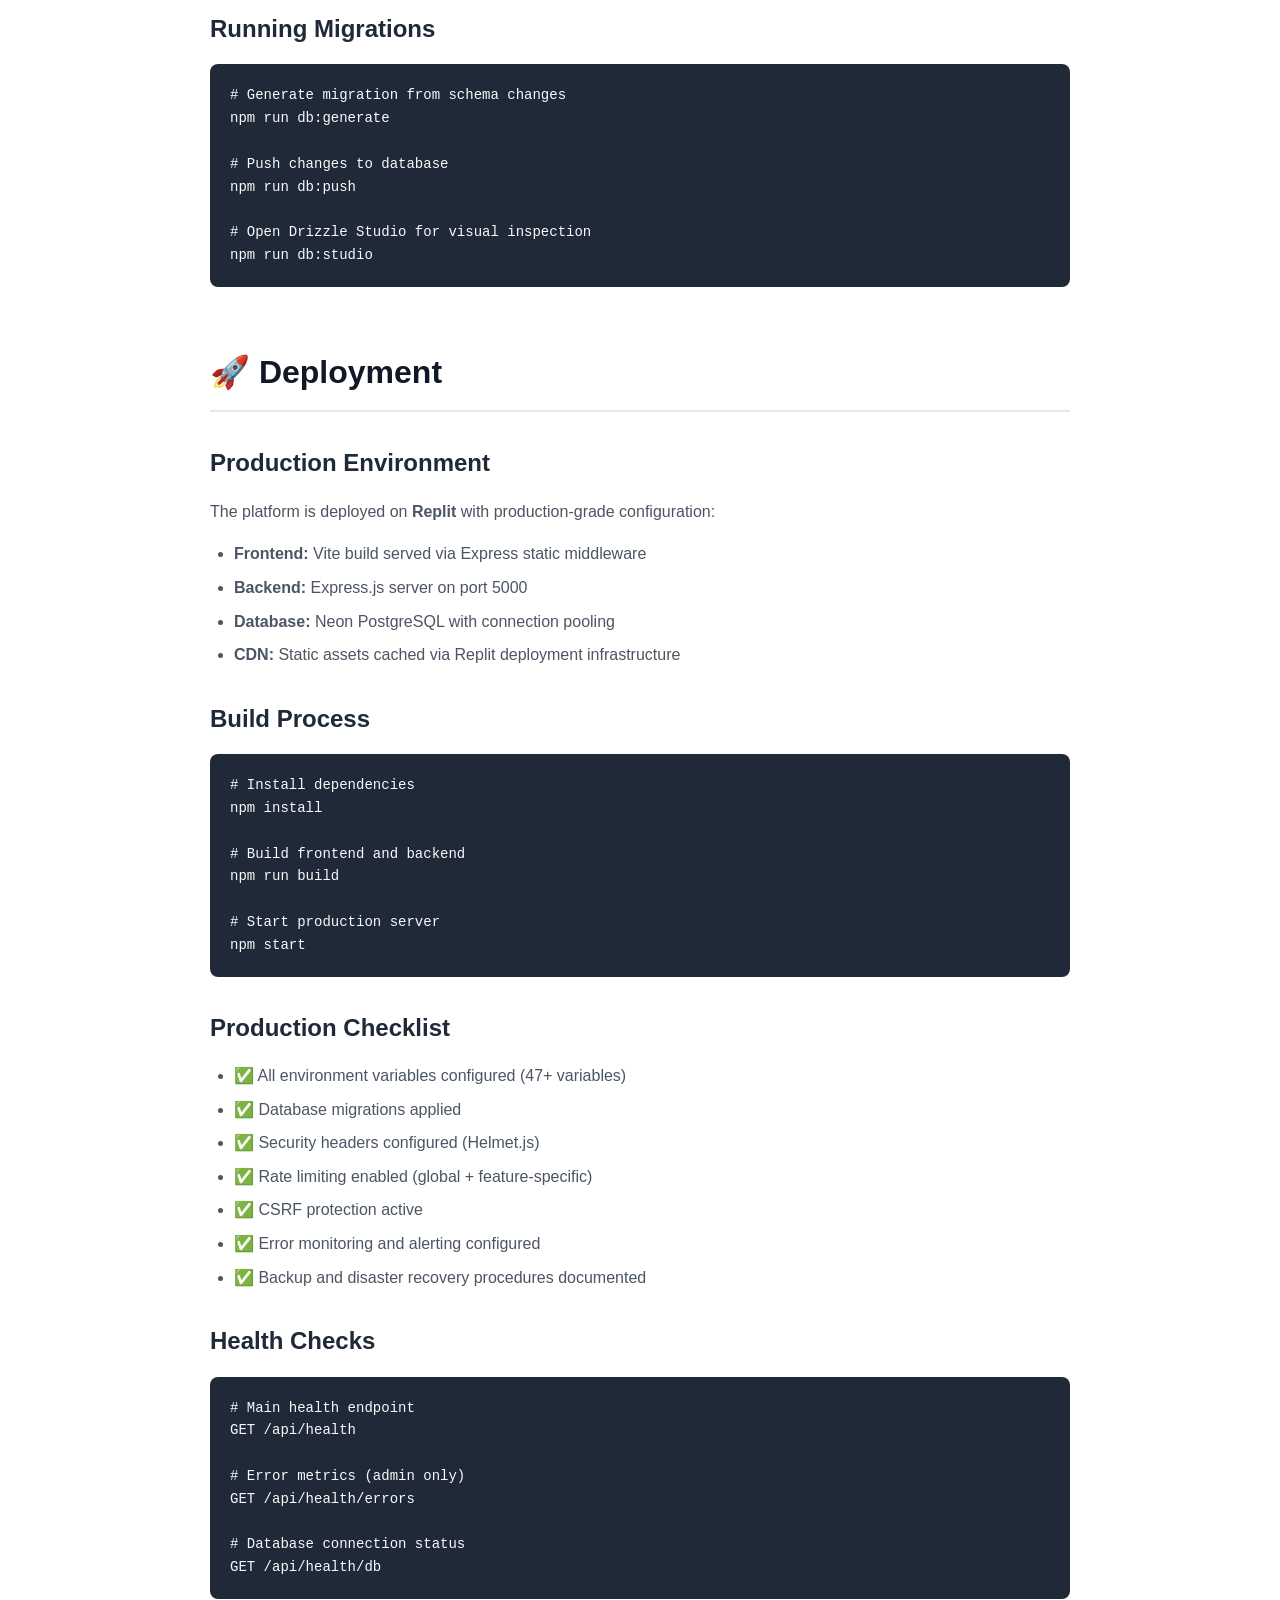
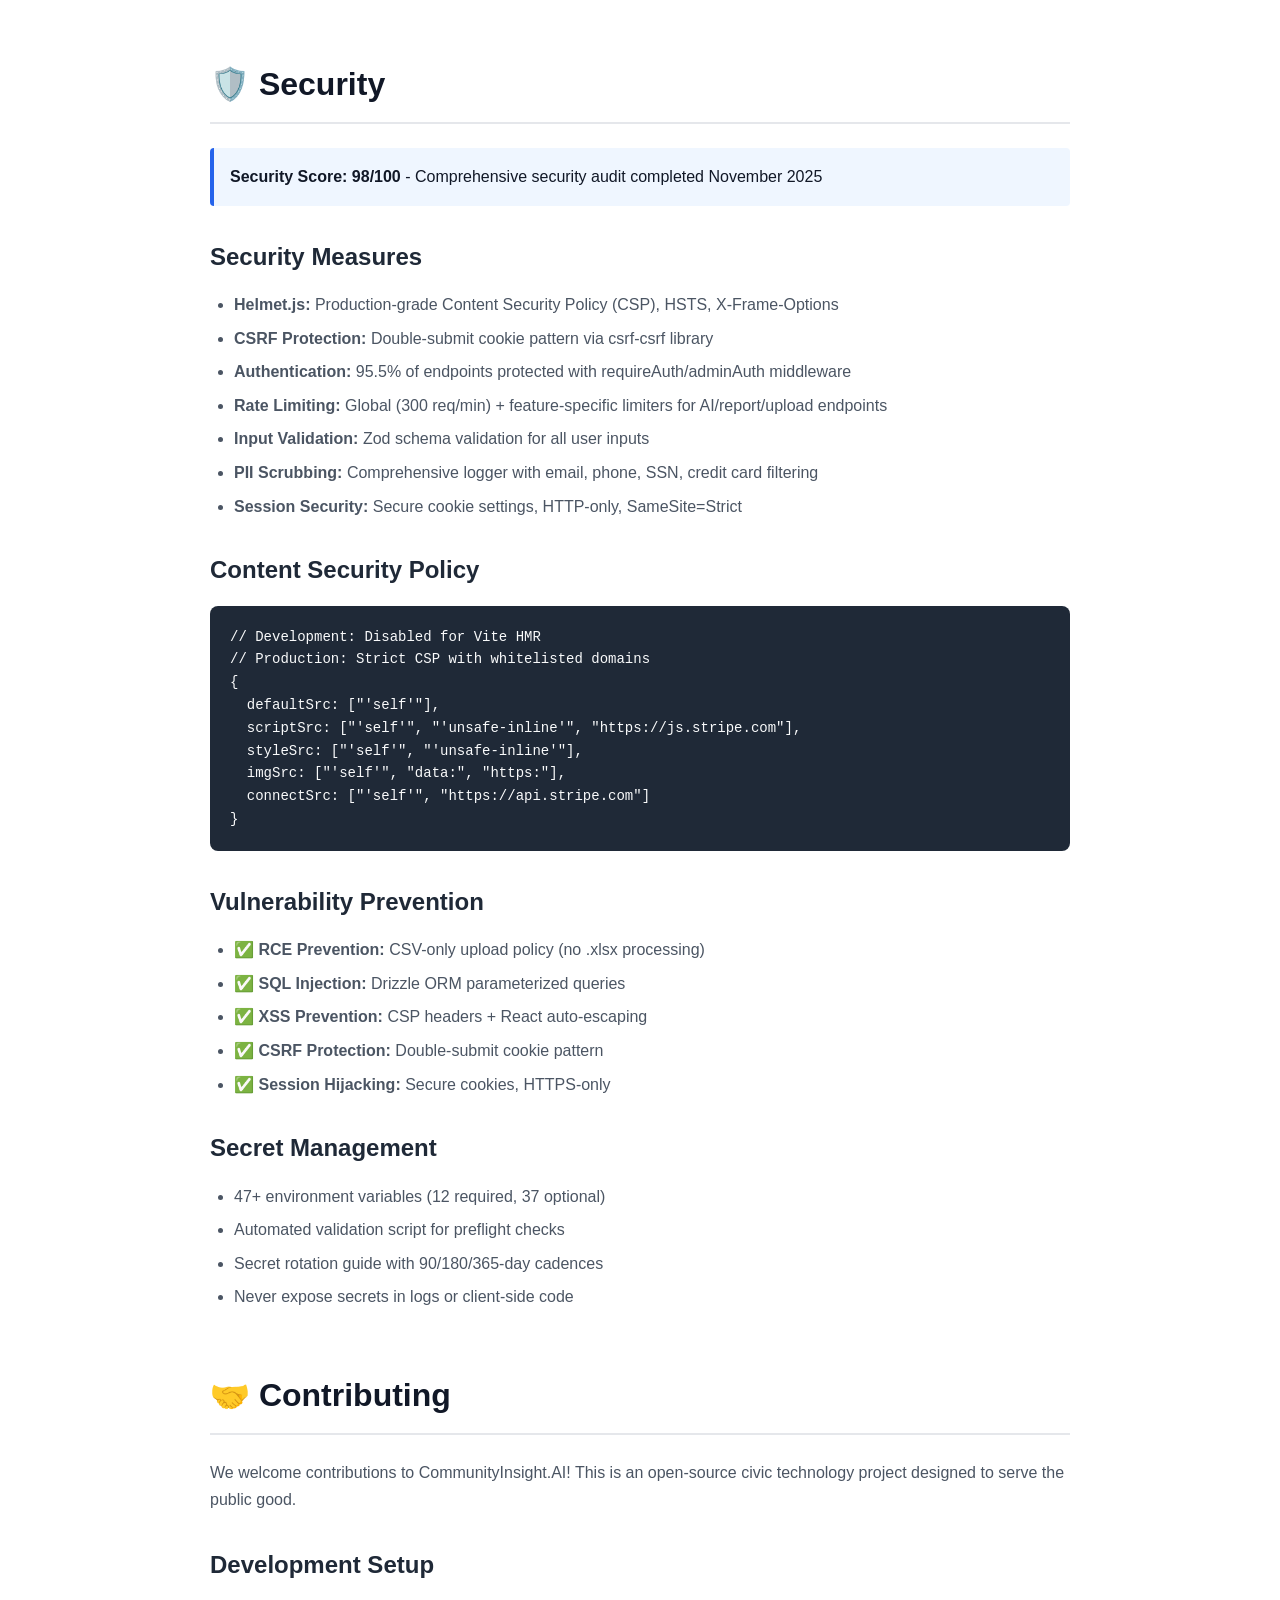
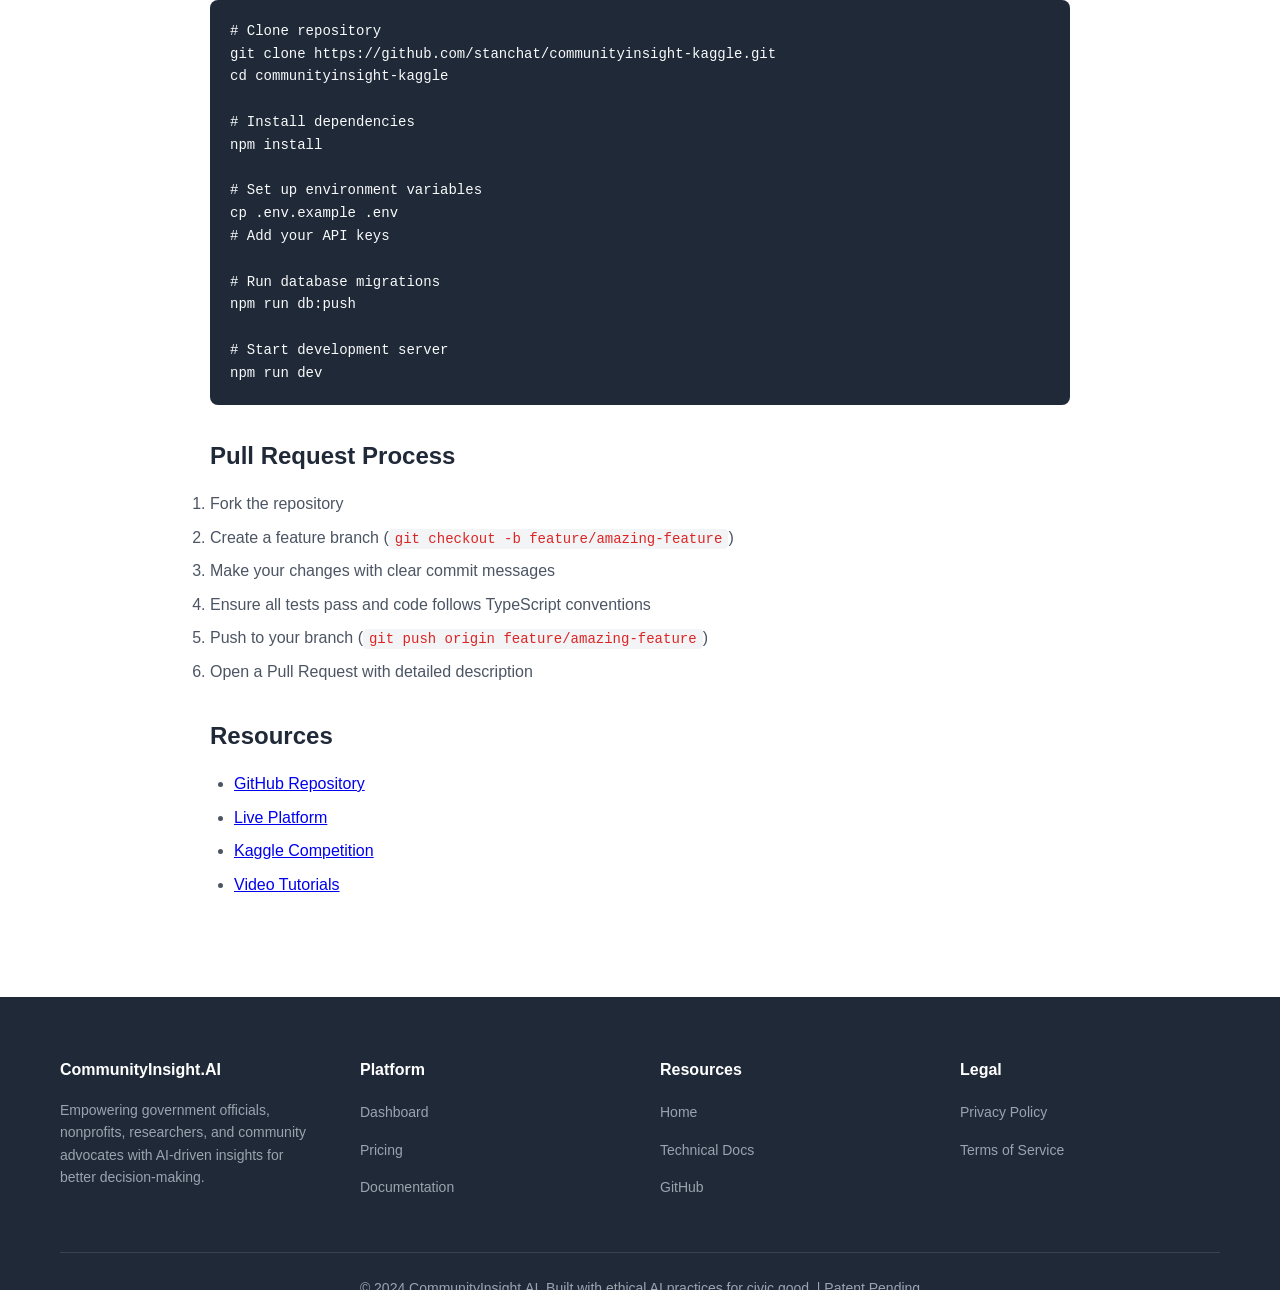
<file: docs.html>
<!DOCTYPE html>
<html lang="en">
<head>
    <meta charset="UTF-8">
    <meta name="viewport" content="width=device-width, initial-scale=1.0">
    <title>Technical Documentation | CommunityInsight.AI</title>
    <meta name="description" content="Technical documentation for CommunityInsight.AI - architecture, API integrations, deployment, and developer resources.">
    <link rel="stylesheet" href="styles.css">
    <link rel="icon" type="image/png" href="https://communityinsight.ai/favicon.png">
    <style>
        .docs-container {
            max-width: 900px;
            margin: 0 auto;
            padding: 40px 20px;
        }
        .docs-nav {
            background-color: #f9fafb;
            padding: 20px;
            border-radius: 8px;
            margin-bottom: 40px;
        }
        .docs-nav ul {
            list-style: none;
            display: flex;
            flex-wrap: wrap;
            gap: 16px;
        }
        .docs-nav a {
            color: #2563eb;
            text-decoration: none;
            font-weight: 500;
        }
        .docs-nav a:hover {
            text-decoration: underline;
        }
        .docs-section {
            margin-bottom: 60px;
        }
        .docs-section h2 {
            font-size: 32px;
            margin-bottom: 24px;
            color: #111827;
            border-bottom: 2px solid #e5e7eb;
            padding-bottom: 12px;
        }
        .docs-section h3 {
            font-size: 24px;
            margin-top: 32px;
            margin-bottom: 16px;
            color: #1f2937;
        }
        .docs-section h4 {
            font-size: 18px;
            margin-top: 24px;
            margin-bottom: 12px;
            color: #374151;
        }
        .docs-section p {
            margin-bottom: 16px;
            line-height: 1.7;
            color: #4b5563;
        }
        .docs-section ul {
            margin-bottom: 16px;
            padding-left: 24px;
        }
        .docs-section li {
            margin-bottom: 8px;
            color: #4b5563;
        }
        code {
            background-color: #f3f4f6;
            padding: 2px 6px;
            border-radius: 4px;
            font-family: 'Courier New', monospace;
            font-size: 14px;
            color: #dc2626;
        }
        pre {
            background-color: #1f2937;
            color: #f9fafb;
            padding: 20px;
            border-radius: 8px;
            overflow-x: auto;
            margin-bottom: 24px;
        }
        pre code {
            background-color: transparent;
            color: #f9fafb;
            padding: 0;
        }
        .info-box {
            background-color: #eff6ff;
            border-left: 4px solid #2563eb;
            padding: 16px;
            margin-bottom: 24px;
            border-radius: 4px;
        }
        .warning-box {
            background-color: #fef3c7;
            border-left: 4px solid #f59e0b;
            padding: 16px;
            margin-bottom: 24px;
            border-radius: 4px;
        }
        .architecture-diagram {
            background-color: #f9fafb;
            padding: 24px;
            border-radius: 8px;
            margin-bottom: 24px;
            text-align: center;
        }
        table {
            width: 100%;
            border-collapse: collapse;
            margin-bottom: 24px;
        }
        th, td {
            padding: 12px;
            text-align: left;
            border-bottom: 1px solid #e5e7eb;
        }
        th {
            background-color: #f9fafb;
            font-weight: 600;
            color: #111827;
        }
    </style>
</head>
<body>
    <!-- Header -->
    <header>
        <div class="container">
            <div class="header-content">
                <h1 class="logo">CommunityInsight.AI</h1>
                <nav>
                    <a href="index.html">Home</a>
                    <a href="#architecture">Architecture</a>
                    <a href="#agents">AI Agents</a>
                    <a href="#deployment">Deployment</a>
                    <a href="https://communityinsight.ai" class="cta-link">Launch App</a>
                </nav>
            </div>
        </div>
    </header>

    <div class="docs-container">
        <!-- Page Title -->
        <h1 style="font-size: 42px; margin-bottom: 16px;">Technical Documentation</h1>
        <p style="font-size: 18px; color: #6b7280; margin-bottom: 40px;">
            Comprehensive technical documentation for developers building with or contributing to CommunityInsight.AI
        </p>

        <!-- Navigation -->
        <nav class="docs-nav">
            <ul>
                <li><a href="#architecture">Architecture Overview</a></li>
                <li><a href="#agents">AI Agents</a></li>
                <li><a href="#apis">API Integrations</a></li>
                <li><a href="#database">Database Design</a></li>
                <li><a href="#deployment">Deployment</a></li>
                <li><a href="#security">Security</a></li>
            </ul>
        </nav>

        <!-- Architecture Overview -->
        <section id="architecture" class="docs-section">
            <h2>🏗️ System Architecture</h2>
            
            <div class="info-box">
                <strong>Production Status:</strong> This platform is production-ready with a 98/100 security score and comprehensive monitoring.
            </div>

            <h3>Tech Stack</h3>
            
            <h4>Frontend</h4>
            <ul>
                <li><strong>Framework:</strong> React 18 with TypeScript</li>
                <li><strong>UI Components:</strong> Radix UI + shadcn/ui</li>
                <li><strong>Styling:</strong> Tailwind CSS with civic-themed palette</li>
                <li><strong>State Management:</strong> TanStack Query v5</li>
                <li><strong>Routing:</strong> Wouter (lightweight React router)</li>
                <li><strong>Form Management:</strong> React Hook Form with Zod validation</li>
            </ul>

            <h4>Backend</h4>
            <ul>
                <li><strong>Runtime:</strong> Node.js with Express.js (TypeScript, ES modules)</li>
                <li><strong>Database:</strong> PostgreSQL via Neon Database</li>
                <li><strong>ORM:</strong> Drizzle ORM with Drizzle Kit for migrations</li>
                <li><strong>Validation:</strong> Zod schemas</li>
                <li><strong>Authentication:</strong> Session-based with connect-pg-simple</li>
                <li><strong>Security:</strong> Helmet.js, CSRF protection, rate limiting</li>
            </ul>

            <h4>AI & Machine Learning</h4>
            <ul>
                <li><strong>Claude 4.5 Sonnet</strong> (Anthropic) - Complex reasoning, grant writing, ballot research</li>
                <li><strong>Google Gemini AI</strong> - Survey generation, cost-optimized tasks</li>
                <li><strong>Perplexity AI</strong> (sonar-pro) - Real-time research, community insights</li>
                <li><strong>OpenAI GPT-4</strong> - Specific use cases</li>
            </ul>

            <h3>Architecture Patterns</h3>
            <ul>
                <li><strong>Repository Pattern:</strong> Clean separation between data access and business logic</li>
                <li><strong>Service Layer:</strong> Dedicated services for AI operations, data processing, and report generation</li>
                <li><strong>Autonomous Agents:</strong> Independent AI agents with audit logging and state management</li>
                <li><strong>Multi-Model Strategy:</strong> Strategic use of different AI models for cost/quality optimization</li>
            </ul>

            <h3>Data Flow</h3>
            <div class="architecture-diagram">
                <pre>
┌─────────────┐
│   Frontend  │
│  (React 18) │
└──────┬──────┘
       │
       ▼
┌─────────────────────────┐
│  Express.js Backend     │
│  • Authentication       │
│  • Rate Limiting        │
│  • CSRF Protection      │
└──────┬──────────────────┘
       │
       ├──────────────────┬─────────────────┬──────────────────┐
       ▼                  ▼                 ▼                  ▼
┌─────────────┐   ┌──────────────┐  ┌─────────────┐  ┌──────────────┐
│   AI Models │   │ Federal APIs │  │  PostgreSQL │  │ Social Media │
│ Claude/Gemini│  │ Census/Civic │  │    (Neon)   │  │  APIs/Feeds  │
└─────────────┘   └──────────────┘  └─────────────┘  └──────────────┘
                </pre>
            </div>
        </section>

        <!-- AI Agents -->
        <section id="agents" class="docs-section">
            <h2>🤖 Autonomous AI Agents</h2>
            
            <p>
                CommunityInsight.AI features 5 specialized autonomous agents that work independently to serve civic needs. 
                Each agent has dedicated database tables for audit logging and state management.
            </p>

            <h3>1. Survey Builder Agent</h3>
            <table>
                <tr>
                    <th>Property</th>
                    <th>Details</th>
                </tr>
                <tr>
                    <td>AI Model</td>
                    <td>Google Gemini (gemini-1.5-flash)</td>
                </tr>
                <tr>
                    <td>Token Cost</td>
                    <td>~50 tokens per survey</td>
                </tr>
                <tr>
                    <td>Key Features</td>
                    <td>
                        <ul>
                            <li>Generates professional survey templates</li>
                            <li>8 Quick Start Templates (Community Satisfaction, Public Safety, etc.)</li>
                            <li>Customizable Point-of-View (Resident, Business Owner, Visitor)</li>
                            <li>Exports to Google Forms, SurveyMonkey, Typeform, etc.</li>
                            <li>Inline editing with real-time updates</li>
                        </ul>
                    </td>
                </tr>
                <tr>
                    <td>Database Tables</td>
                    <td><code>survey_templates</code>, <code>promptAnalytics</code></td>
                </tr>
            </table>

            <h3>2. Grant Discovery Agent</h3>
            <table>
                <tr>
                    <th>Property</th>
                    <th>Details</th>
                </tr>
                <tr>
                    <td>AI Model</td>
                    <td>Claude 4.5 Sonnet</td>
                </tr>
                <tr>
                    <td>Token Cost</td>
                    <td>50-100 tokens per grant search</td>
                </tr>
                <tr>
                    <td>Key Features</td>
                    <td>
                        <ul>
                            <li>Discovers federal grant opportunities via USASpending.gov API</li>
                            <li>Generates compelling grant proposals with AI writing assistance</li>
                            <li>Lifecycle tracking (Research → Discovery → Proposal → Submit)</li>
                            <li>Grant-ready PDF report generation</li>
                            <li>Historical grant analysis</li>
                        </ul>
                    </td>
                </tr>
                <tr>
                    <td>Database Tables</td>
                    <td><code>agent_grant_discoveries</code>, <code>promptAnalytics</code></td>
                </tr>
            </table>

            <h3>3. Ballot Research Agent</h3>
            <table>
                <tr>
                    <th>Property</th>
                    <th>Details</th>
                </tr>
                <tr>
                    <td>AI Model</td>
                    <td>Claude 4.5 Sonnet + Google Civic Information API</td>
                </tr>
                <tr>
                    <td>Token Cost</td>
                    <td>~100 tokens per research</td>
                </tr>
                <tr>
                    <td>Key Features</td>
                    <td>
                        <ul>
                            <li>Comprehensive candidate research</li>
                            <li>Integration with Google Civic Information API</li>
                            <li>Campaign finance data via Illinois Sunshine</li>
                            <li>Voting records and policy positions</li>
                            <li>Nationwide election data coverage</li>
                        </ul>
                    </td>
                </tr>
                <tr>
                    <td>Database Tables</td>
                    <td><code>agent_ballot_research</code>, <code>promptAnalytics</code></td>
                </tr>
            </table>

            <h3>4. School Discovery Agent</h3>
            <table>
                <tr>
                    <th>Property</th>
                    <th>Details</th>
                </tr>
                <tr>
                    <td>AI Model</td>
                    <td>Google Maps API + Census geocoding</td>
                </tr>
                <tr>
                    <td>Token Cost</td>
                    <td>~30 tokens per search</td>
                </tr>
                <tr>
                    <td>Key Features</td>
                    <td>
                        <ul>
                            <li>Discovers schools serving any U.S. address</li>
                            <li>Boundary-aware school search</li>
                            <li>Public, private, and charter school coverage</li>
                            <li>Rating integration (when available)</li>
                            <li>District information</li>
                        </ul>
                    </td>
                </tr>
                <tr>
                    <td>Database Tables</td>
                    <td><code>agent_school_discovery</code>, <code>promptAnalytics</code></td>
                </tr>
            </table>

            <h3>5. Community Insight Agent</h3>
            <table>
                <tr>
                    <th>Property</th>
                    <th>Details</th>
                </tr>
                <tr>
                    <td>AI Model</td>
                    <td>Perplexity AI (sonar-pro) + Multi-source data</td>
                </tr>
                <tr>
                    <td>Token Cost</td>
                    <td>~150 tokens per insight</td>
                </tr>
                <tr>
                    <td>Key Features</td>
                    <td>
                        <ul>
                            <li>Multi-source community data analysis</li>
                            <li>Social media monitoring (Facebook, Reddit, YouTube)</li>
                            <li>311 service request integration</li>
                            <li>Census demographic data</li>
                            <li>Real-time community trend alerts</li>
                            <li>Automated municipal source discovery</li>
                        </ul>
                    </td>
                </tr>
                <tr>
                    <td>Database Tables</td>
                    <td><code>agent_insight_runs</code>, <code>insights</code>, <code>municipal_sources</code></td>
                </tr>
            </table>

            <div class="info-box">
                <strong>Agent Architecture:</strong> All agents implement comprehensive audit logging, state management, 
                and error handling. Token costs are tracked via the <code>promptAnalytics</code> table for transparent 
                billing and usage monitoring.
            </div>
        </section>

        <!-- API Integrations -->
        <section id="apis" class="docs-section">
            <h2>🔌 API Integrations</h2>

            <h3>Federal Government APIs</h3>
            <table>
                <tr>
                    <th>API</th>
                    <th>Purpose</th>
                    <th>Auth Required</th>
                </tr>
                <tr>
                    <td>U.S. Census Bureau (ACS)</td>
                    <td>Demographics, population, income, education data for all municipalities</td>
                    <td>API Key</td>
                </tr>
                <tr>
                    <td>USASpending.gov</td>
                    <td>Federal grant opportunities and historical spending data</td>
                    <td>No</td>
                </tr>
                <tr>
                    <td>Google Civic Information API</td>
                    <td>Election data, candidate information, voting locations</td>
                    <td>API Key</td>
                </tr>
                <tr>
                    <td>CDC Social Vulnerability Index</td>
                    <td>Community vulnerability metrics for grant eligibility</td>
                    <td>No</td>
                </tr>
            </table>

            <h3>AI & ML APIs</h3>
            <table>
                <tr>
                    <th>Service</th>
                    <th>Model</th>
                    <th>Use Cases</th>
                </tr>
                <tr>
                    <td>Anthropic</td>
                    <td>Claude 4.5 Sonnet</td>
                    <td>Grant proposals, ballot research, complex reasoning</td>
                </tr>
                <tr>
                    <td>Google AI</td>
                    <td>Gemini 1.5 Flash</td>
                    <td>Survey generation, cost-optimized tasks</td>
                </tr>
                <tr>
                    <td>Perplexity</td>
                    <td>sonar-pro</td>
                    <td>Real-time research, community insights</td>
                </tr>
                <tr>
                    <td>OpenAI</td>
                    <td>GPT-4</td>
                    <td>Specific use cases</td>
                </tr>
            </table>

            <h3>Social Media & Community Data</h3>
            <ul>
                <li><strong>KWatch.io:</strong> Social media monitoring (Twitter/X, Reddit, YouTube)</li>
                <li><strong>Facebook Graph API:</strong> Page posts, comments, insights</li>
                <li><strong>Reddit API:</strong> Community discussions and sentiment</li>
                <li><strong>YouTube Data API:</strong> Video content analysis</li>
                <li><strong>Google News RSS:</strong> Municipal news aggregation</li>
            </ul>

            <h3>Geolocation Services</h3>
            <ul>
                <li><strong>Google Maps API:</strong> School discovery, address validation</li>
                <li><strong>Census Geocoding:</strong> Address to municipality mapping</li>
                <li><strong>Nominatim OpenStreetMap:</strong> Fallback geocoding</li>
            </ul>

            <h3>Environment Variables</h3>
            <pre><code># AI Services
ANTHROPIC_API_KEY=sk-ant-...
GOOGLE_MAPS_API_KEY=AIza...
OPENAI_API_KEY=sk-...
PERPLEXITY_API_KEY=pplx-...

# Federal APIs
GOOGLE_CIVIC_API_KEY=AIza...

# Database
DATABASE_URL=postgresql://...

# Social Media
FACEBOOK_ACCESS_TOKEN=...
REDDIT_CLIENT_ID=...
REDDIT_CLIENT_SECRET=...
YOUTUBE_API_KEY=AIza...
KWATCH_API_KEY=...

# Payment
STRIPE_SECRET_KEY=sk_...
VITE_STRIPE_PUBLIC_KEY=pk_...
</code></pre>
        </section>

        <!-- Database Design -->
        <section id="database" class="docs-section">
            <h2>🗄️ Database Design</h2>

            <h3>Core Tables</h3>
            <table>
                <tr>
                    <th>Table</th>
                    <th>Purpose</th>
                    <th>Key Columns</th>
                </tr>
                <tr>
                    <td><code>users</code></td>
                    <td>User accounts and authentication</td>
                    <td>id, username, email, password_hash, jurisdiction, role</td>
                </tr>
                <tr>
                    <td><code>insights</code></td>
                    <td>AI-generated community insights</td>
                    <td>id, user_id, title, content, sources, created_at</td>
                </tr>
                <tr>
                    <td><code>promptAnalytics</code></td>
                    <td>AI token usage tracking and billing</td>
                    <td>id, user_id, feature, model, token_count, cost</td>
                </tr>
                <tr>
                    <td><code>municipal_sources</code></td>
                    <td>Automated municipal data source discovery</td>
                    <td>id, jurisdiction, source_type, url, verified</td>
                </tr>
            </table>

            <h3>Agent Tables</h3>
            <table>
                <tr>
                    <th>Table</th>
                    <th>Agent</th>
                    <th>Purpose</th>
                </tr>
                <tr>
                    <td><code>survey_templates</code></td>
                    <td>Survey Builder</td>
                    <td>Generated survey templates and questions</td>
                </tr>
                <tr>
                    <td><code>agent_grant_discoveries</code></td>
                    <td>Grant Discovery</td>
                    <td>Discovered grants and proposals</td>
                </tr>
                <tr>
                    <td><code>agent_ballot_research</code></td>
                    <td>Ballot Research</td>
                    <td>Candidate research and election data</td>
                </tr>
                <tr>
                    <td><code>agent_school_discovery</code></td>
                    <td>School Discovery</td>
                    <td>School searches and results</td>
                </tr>
                <tr>
                    <td><code>agent_insight_runs</code></td>
                    <td>Community Insight</td>
                    <td>Insight generation runs and audit logs</td>
                </tr>
            </table>

            <h3>Performance Optimizations</h3>
            <ul>
                <li><strong>23 Indexes</strong> across 7 high-traffic tables</li>
                <li><strong>Connection Pooling</strong> via Neon (max=10, idle=30s, timeout=5s)</li>
                <li><strong>API Caching</strong> with SimpleCacheService (LRU eviction, 100MB cap)</li>
                <li><strong>Database Queries</strong> optimized for production scale (1M+ rows)</li>
            </ul>

            <h3>Running Migrations</h3>
            <pre><code># Generate migration from schema changes
npm run db:generate

# Push changes to database
npm run db:push

# Open Drizzle Studio for visual inspection
npm run db:studio
</code></pre>
        </section>

        <!-- Deployment -->
        <section id="deployment" class="docs-section">
            <h2>🚀 Deployment</h2>

            <h3>Production Environment</h3>
            <p>
                The platform is deployed on <strong>Replit</strong> with production-grade configuration:
            </p>

            <ul>
                <li><strong>Frontend:</strong> Vite build served via Express static middleware</li>
                <li><strong>Backend:</strong> Express.js server on port 5000</li>
                <li><strong>Database:</strong> Neon PostgreSQL with connection pooling</li>
                <li><strong>CDN:</strong> Static assets cached via Replit deployment infrastructure</li>
            </ul>

            <h3>Build Process</h3>
            <pre><code># Install dependencies
npm install

# Build frontend and backend
npm run build

# Start production server
npm start
</code></pre>

            <h3>Production Checklist</h3>
            <ul>
                <li>✅ All environment variables configured (47+ variables)</li>
                <li>✅ Database migrations applied</li>
                <li>✅ Security headers configured (Helmet.js)</li>
                <li>✅ Rate limiting enabled (global + feature-specific)</li>
                <li>✅ CSRF protection active</li>
                <li>✅ Error monitoring and alerting configured</li>
                <li>✅ Backup and disaster recovery procedures documented</li>
            </ul>

            <h3>Health Checks</h3>
            <pre><code># Main health endpoint
GET /api/health

# Error metrics (admin only)
GET /api/health/errors

# Database connection status
GET /api/health/db
</code></pre>
        </section>

        <!-- Security -->
        <section id="security" class="docs-section">
            <h2>🛡️ Security</h2>

            <div class="info-box">
                <strong>Security Score: 98/100</strong> - Comprehensive security audit completed November 2025
            </div>

            <h3>Security Measures</h3>
            <ul>
                <li><strong>Helmet.js:</strong> Production-grade Content Security Policy (CSP), HSTS, X-Frame-Options</li>
                <li><strong>CSRF Protection:</strong> Double-submit cookie pattern via csrf-csrf library</li>
                <li><strong>Authentication:</strong> 95.5% of endpoints protected with requireAuth/adminAuth middleware</li>
                <li><strong>Rate Limiting:</strong> Global (300 req/min) + feature-specific limiters for AI/report/upload endpoints</li>
                <li><strong>Input Validation:</strong> Zod schema validation for all user inputs</li>
                <li><strong>PII Scrubbing:</strong> Comprehensive logger with email, phone, SSN, credit card filtering</li>
                <li><strong>Session Security:</strong> Secure cookie settings, HTTP-only, SameSite=Strict</li>
            </ul>

            <h3>Content Security Policy</h3>
            <pre><code>// Development: Disabled for Vite HMR
// Production: Strict CSP with whitelisted domains
{
  defaultSrc: ["'self'"],
  scriptSrc: ["'self'", "'unsafe-inline'", "https://js.stripe.com"],
  styleSrc: ["'self'", "'unsafe-inline'"],
  imgSrc: ["'self'", "data:", "https:"],
  connectSrc: ["'self'", "https://api.stripe.com"]
}
</code></pre>

            <h3>Vulnerability Prevention</h3>
            <ul>
                <li>✅ <strong>RCE Prevention:</strong> CSV-only upload policy (no .xlsx processing)</li>
                <li>✅ <strong>SQL Injection:</strong> Drizzle ORM parameterized queries</li>
                <li>✅ <strong>XSS Prevention:</strong> CSP headers + React auto-escaping</li>
                <li>✅ <strong>CSRF Protection:</strong> Double-submit cookie pattern</li>
                <li>✅ <strong>Session Hijacking:</strong> Secure cookies, HTTPS-only</li>
            </ul>

            <h3>Secret Management</h3>
            <ul>
                <li>47+ environment variables (12 required, 37 optional)</li>
                <li>Automated validation script for preflight checks</li>
                <li>Secret rotation guide with 90/180/365-day cadences</li>
                <li>Never expose secrets in logs or client-side code</li>
            </ul>
        </section>

        <!-- Contributing -->
        <section class="docs-section">
            <h2>🤝 Contributing</h2>
            <p>
                We welcome contributions to CommunityInsight.AI! This is an open-source civic technology project 
                designed to serve the public good.
            </p>

            <h3>Development Setup</h3>
            <pre><code># Clone repository
git clone https://github.com/stanchat/communityinsight-kaggle.git
cd communityinsight-kaggle

# Install dependencies
npm install

# Set up environment variables
cp .env.example .env
# Add your API keys

# Run database migrations
npm run db:push

# Start development server
npm run dev
</code></pre>

            <h3>Pull Request Process</h3>
            <ol>
                <li>Fork the repository</li>
                <li>Create a feature branch (<code>git checkout -b feature/amazing-feature</code>)</li>
                <li>Make your changes with clear commit messages</li>
                <li>Ensure all tests pass and code follows TypeScript conventions</li>
                <li>Push to your branch (<code>git push origin feature/amazing-feature</code>)</li>
                <li>Open a Pull Request with detailed description</li>
            </ol>

            <h3>Resources</h3>
            <ul>
                <li><a href="https://github.com/stanchat/communityinsight-kaggle">GitHub Repository</a></li>
                <li><a href="https://communityinsight.ai">Live Platform</a></li>
                <li><a href="https://www.kaggle.com/competitions/agents-intensive-capstone-project">Kaggle Competition</a></li>
                <li><a href="index.html#videos">Video Tutorials</a></li>
            </ul>
        </section>
    </div>

    <!-- Footer -->
    <footer>
        <div class="container">
            <div class="footer-content">
                <div class="footer-section">
                    <h4>CommunityInsight.AI</h4>
                    <p>
                        Empowering government officials, nonprofits, researchers, and community advocates 
                        with AI-driven insights for better decision-making.
                    </p>
                </div>
                <div class="footer-section">
                    <h4>Platform</h4>
                    <ul>
                        <li><a href="https://communityinsight.ai">Dashboard</a></li>
                        <li><a href="https://communityinsight.ai/pricing">Pricing</a></li>
                        <li><a href="https://communityinsight.ai/documentation">Documentation</a></li>
                    </ul>
                </div>
                <div class="footer-section">
                    <h4>Resources</h4>
                    <ul>
                        <li><a href="index.html">Home</a></li>
                        <li><a href="docs.html">Technical Docs</a></li>
                        <li><a href="https://github.com/stanchat/communityinsight-kaggle">GitHub</a></li>
                    </ul>
                </div>
                <div class="footer-section">
                    <h4>Legal</h4>
                    <ul>
                        <li><a href="https://communityinsight.ai/privacy-policy">Privacy Policy</a></li>
                        <li><a href="https://communityinsight.ai/terms-of-service">Terms of Service</a></li>
                    </ul>
                </div>
            </div>
            <div class="footer-bottom">
                <p>&copy; 2024 CommunityInsight.AI. Built with ethical AI practices for civic good. | Patent Pending</p>
            </div>
        </div>
    </footer>
</body>
</html>
</file>
<file: styles.css>
/* Reset & Base Styles */
* {
    margin: 0;
    padding: 0;
    box-sizing: border-box;
}

:root {
    --primary-blue: #2563eb;
    --primary-dark: #1e40af;
    --success-green: #10b981;
    --bg-light: #f9fafb;
    --bg-white: #ffffff;
    --text-dark: #111827;
    --text-gray: #6b7280;
    --border-gray: #e5e7eb;
    --gradient-start: #3b82f6;
    --gradient-end: #10b981;
}

body {
    font-family: -apple-system, BlinkMacSystemFont, 'Segoe UI', Roboto, Oxygen, Ubuntu, Cantarell, sans-serif;
    color: var(--text-dark);
    line-height: 1.6;
    background-color: var(--bg-white);
}

.container {
    max-width: 1200px;
    margin: 0 auto;
    padding: 0 20px;
}

/* Header */
header {
    background-color: var(--bg-white);
    border-bottom: 1px solid var(--border-gray);
    padding: 20px 0;
    position: sticky;
    top: 0;
    z-index: 100;
    backdrop-filter: blur(10px);
    background-color: rgba(255, 255, 255, 0.95);
}

.header-content {
    display: flex;
    justify-content: space-between;
    align-items: center;
    flex-wrap: wrap;
    gap: 20px;
}

.logo {
    font-size: 24px;
    font-weight: 700;
    color: var(--primary-blue);
    margin: 0;
}

nav {
    display: flex;
    gap: 24px;
    align-items: center;
    flex-wrap: wrap;
}

nav a {
    color: var(--text-gray);
    text-decoration: none;
    font-weight: 500;
    transition: color 0.2s;
}

nav a:hover {
    color: var(--primary-blue);
}

.cta-link {
    background-color: var(--primary-blue);
    color: white !important;
    padding: 8px 16px;
    border-radius: 6px;
    transition: background-color 0.2s;
}

.cta-link:hover {
    background-color: var(--primary-dark);
}

/* Hero Section */
.hero {
    background: linear-gradient(135deg, var(--gradient-start) 0%, var(--gradient-end) 100%);
    color: white;
    padding: 80px 20px;
    text-align: center;
}

.hero-content {
    max-width: 900px;
    margin: 0 auto;
}

.badge {
    display: inline-block;
    background-color: rgba(255, 255, 255, 0.2);
    padding: 8px 16px;
    border-radius: 20px;
    font-size: 14px;
    margin-bottom: 20px;
    backdrop-filter: blur(10px);
}

.hero h2 {
    font-size: 48px;
    margin-bottom: 20px;
    line-height: 1.2;
}

.hero-subtitle {
    font-size: 20px;
    margin-bottom: 32px;
    opacity: 0.95;
}

.hero-buttons {
    display: flex;
    gap: 16px;
    justify-content: center;
    margin-bottom: 48px;
    flex-wrap: wrap;
}

.btn {
    display: inline-block;
    padding: 12px 24px;
    border-radius: 8px;
    text-decoration: none;
    font-weight: 600;
    transition: all 0.2s;
    border: 2px solid transparent;
}

.btn-primary {
    background-color: white;
    color: var(--primary-blue);
}

.btn-primary:hover {
    transform: translateY(-2px);
    box-shadow: 0 4px 12px rgba(0, 0, 0, 0.15);
}

.btn-secondary {
    background-color: transparent;
    color: white;
    border-color: white;
}

.btn-secondary:hover {
    background-color: rgba(255, 255, 255, 0.1);
}

.btn-large {
    padding: 16px 32px;
    font-size: 18px;
}

.hero-stats {
    display: grid;
    grid-template-columns: repeat(auto-fit, minmax(140px, 1fr));
    gap: 32px;
    margin-top: 40px;
}

.stat {
    text-align: center;
}

.stat-number {
    font-size: 36px;
    font-weight: 700;
    margin-bottom: 8px;
}

.stat-label {
    font-size: 14px;
    opacity: 0.9;
}

/* Mission Section */
.mission {
    padding: 80px 20px;
    background-color: var(--bg-light);
}

.mission h2 {
    text-align: center;
    font-size: 36px;
    margin-bottom: 48px;
    color: var(--text-dark);
}

.problem-solution {
    display: grid;
    grid-template-columns: repeat(auto-fit, minmax(300px, 1fr));
    gap: 32px;
}

.card {
    background-color: white;
    padding: 32px;
    border-radius: 12px;
    box-shadow: 0 2px 8px rgba(0, 0, 0, 0.1);
}

.card h3 {
    font-size: 24px;
    margin-bottom: 16px;
    color: var(--text-dark);
}

.card p {
    color: var(--text-gray);
    line-height: 1.7;
}

/* Platform Section */
.platform {
    padding: 80px 20px;
    background-color: white;
}

.platform h2 {
    text-align: center;
    font-size: 36px;
    margin-bottom: 48px;
    color: var(--text-dark);
}

.agents-grid {
    display: grid;
    grid-template-columns: repeat(auto-fit, minmax(280px, 1fr));
    gap: 24px;
}

.agent-card {
    background-color: var(--bg-light);
    padding: 32px;
    border-radius: 12px;
    border: 2px solid var(--border-gray);
    transition: all 0.3s;
}

.agent-card:hover {
    border-color: var(--primary-blue);
    transform: translateY(-4px);
    box-shadow: 0 8px 24px rgba(37, 99, 235, 0.1);
}

.agent-icon {
    font-size: 48px;
    margin-bottom: 16px;
}

.agent-card h3 {
    font-size: 20px;
    margin-bottom: 12px;
    color: var(--text-dark);
}

.agent-card p {
    color: var(--text-gray);
    margin-bottom: 16px;
}

.token-cost {
    display: inline-block;
    background-color: var(--primary-blue);
    color: white;
    padding: 4px 12px;
    border-radius: 12px;
    font-size: 13px;
    font-weight: 600;
}

/* Videos Section */
.videos {
    padding: 80px 20px;
    background-color: var(--bg-light);
}

.videos h2 {
    text-align: center;
    font-size: 36px;
    margin-bottom: 48px;
    color: var(--text-dark);
}

.videos-grid {
    display: grid;
    grid-template-columns: repeat(auto-fit, minmax(400px, 1fr));
    gap: 40px;
}

.video-card {
    background-color: white;
    padding: 24px;
    border-radius: 12px;
    box-shadow: 0 2px 8px rgba(0, 0, 0, 0.1);
}

.video-card h3 {
    font-size: 22px;
    margin-bottom: 16px;
    color: var(--text-dark);
}

.video-wrapper {
    position: relative;
    padding-bottom: 56.25%; /* 16:9 aspect ratio */
    height: 0;
    overflow: hidden;
    border-radius: 8px;
    margin-bottom: 16px;
}

.video-wrapper iframe {
    position: absolute;
    top: 0;
    left: 0;
    width: 100%;
    height: 100%;
}

.video-description {
    color: var(--text-gray);
    font-size: 14px;
    line-height: 1.6;
}

/* Who We Serve */
.who-we-serve {
    padding: 80px 20px;
    background-color: white;
}

.who-we-serve h2 {
    text-align: center;
    font-size: 36px;
    margin-bottom: 48px;
    color: var(--text-dark);
}

.serve-grid {
    display: grid;
    grid-template-columns: repeat(auto-fit, minmax(300px, 1fr));
    gap: 32px;
}

.serve-card {
    background-color: var(--bg-light);
    padding: 32px;
    border-radius: 12px;
}

.serve-card h3 {
    font-size: 22px;
    margin-bottom: 16px;
    color: var(--text-dark);
}

.serve-card p {
    color: var(--text-gray);
    line-height: 1.7;
}

/* Tech Stack */
.tech-stack {
    padding: 80px 20px;
    background-color: var(--bg-light);
}

.tech-stack h2 {
    text-align: center;
    font-size: 36px;
    margin-bottom: 48px;
    color: var(--text-dark);
}

.tech-categories {
    display: grid;
    grid-template-columns: repeat(auto-fit, minmax(250px, 1fr));
    gap: 32px;
    margin-bottom: 48px;
}

.tech-category {
    background-color: white;
    padding: 24px;
    border-radius: 12px;
    box-shadow: 0 2px 8px rgba(0, 0, 0, 0.1);
}

.tech-category h3 {
    font-size: 18px;
    margin-bottom: 16px;
    color: var(--primary-blue);
    font-weight: 700;
}

.tech-category ul {
    list-style: none;
}

.tech-category li {
    padding: 8px 0;
    color: var(--text-gray);
    border-bottom: 1px solid var(--border-gray);
}

.tech-category li:last-child {
    border-bottom: none;
}

.tech-cta {
    text-align: center;
}

/* Kaggle Section */
.kaggle {
    padding: 80px 20px;
    background: linear-gradient(135deg, var(--gradient-start) 0%, var(--gradient-end) 100%);
    color: white;
}

.kaggle-content {
    max-width: 800px;
    margin: 0 auto;
    text-align: center;
}

.kaggle h2 {
    font-size: 36px;
    margin-bottom: 24px;
}

.kaggle p {
    font-size: 18px;
    margin-bottom: 32px;
    opacity: 0.95;
    line-height: 1.7;
}

.kaggle-highlights {
    display: grid;
    grid-template-columns: repeat(auto-fit, minmax(200px, 1fr));
    gap: 16px;
    margin-bottom: 32px;
}

.highlight {
    background-color: rgba(255, 255, 255, 0.15);
    padding: 12px 16px;
    border-radius: 8px;
    font-weight: 600;
    backdrop-filter: blur(10px);
}

/* CTA Section */
.cta {
    padding: 80px 20px;
    background-color: white;
    text-align: center;
}

.cta h2 {
    font-size: 36px;
    margin-bottom: 16px;
    color: var(--text-dark);
}

.cta > p {
    font-size: 18px;
    color: var(--text-gray);
    margin-bottom: 32px;
}

.cta-buttons {
    display: flex;
    gap: 16px;
    justify-content: center;
    margin-bottom: 24px;
    flex-wrap: wrap;
}

.cta-note {
    color: var(--text-gray);
    font-size: 14px;
}

/* Footer */
footer {
    background-color: #1f2937;
    color: #9ca3af;
    padding: 60px 20px 20px;
}

.footer-content {
    display: grid;
    grid-template-columns: repeat(auto-fit, minmax(200px, 1fr));
    gap: 40px;
    margin-bottom: 40px;
}

.footer-section h4 {
    color: white;
    font-size: 16px;
    margin-bottom: 16px;
    font-weight: 600;
}

.footer-section p {
    font-size: 14px;
    line-height: 1.6;
}

.footer-section ul {
    list-style: none;
}

.footer-section li {
    margin-bottom: 12px;
}

.footer-section a {
    color: #9ca3af;
    text-decoration: none;
    font-size: 14px;
    transition: color 0.2s;
}

.footer-section a:hover {
    color: white;
}

.footer-bottom {
    border-top: 1px solid #374151;
    padding-top: 24px;
    text-align: center;
}

.footer-bottom p {
    font-size: 14px;
}

/* Responsive Design */
@media (max-width: 768px) {
    .hero h2 {
        font-size: 32px;
    }
    
    .hero-subtitle {
        font-size: 16px;
    }
    
    .hero-stats {
        grid-template-columns: repeat(2, 1fr);
        gap: 24px;
    }
    
    .stat-number {
        font-size: 28px;
    }
    
    .mission h2,
    .platform h2,
    .videos h2,
    .who-we-serve h2,
    .tech-stack h2,
    .kaggle h2,
    .cta h2 {
        font-size: 28px;
    }
    
    .videos-grid {
        grid-template-columns: 1fr;
    }
    
    nav {
        width: 100%;
        justify-content: center;
    }
    
    .header-content {
        flex-direction: column;
        text-align: center;
    }
}

@media (max-width: 480px) {
    .hero {
        padding: 60px 20px;
    }
    
    .hero h2 {
        font-size: 28px;
    }
    
    .btn {
        width: 100%;
        text-align: center;
    }
    
    .hero-buttons {
        flex-direction: column;
    }
}
</file>
